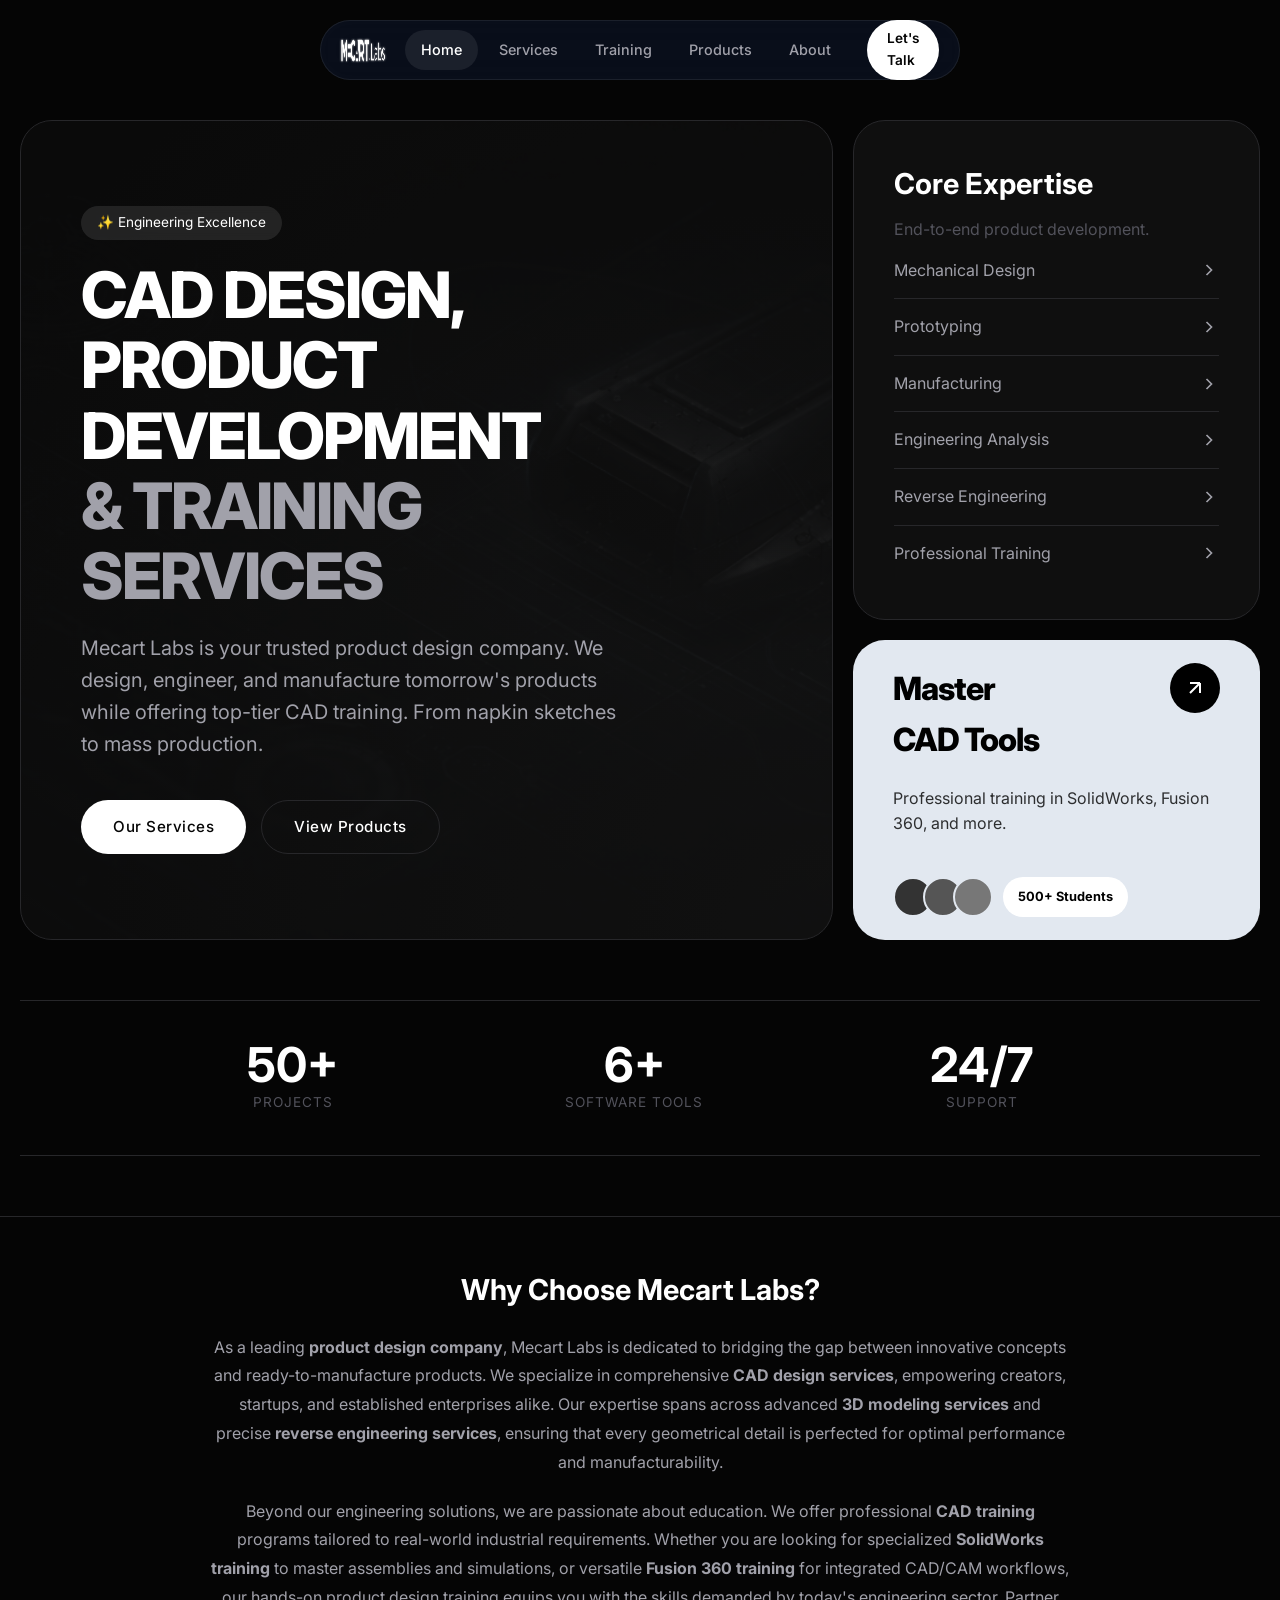
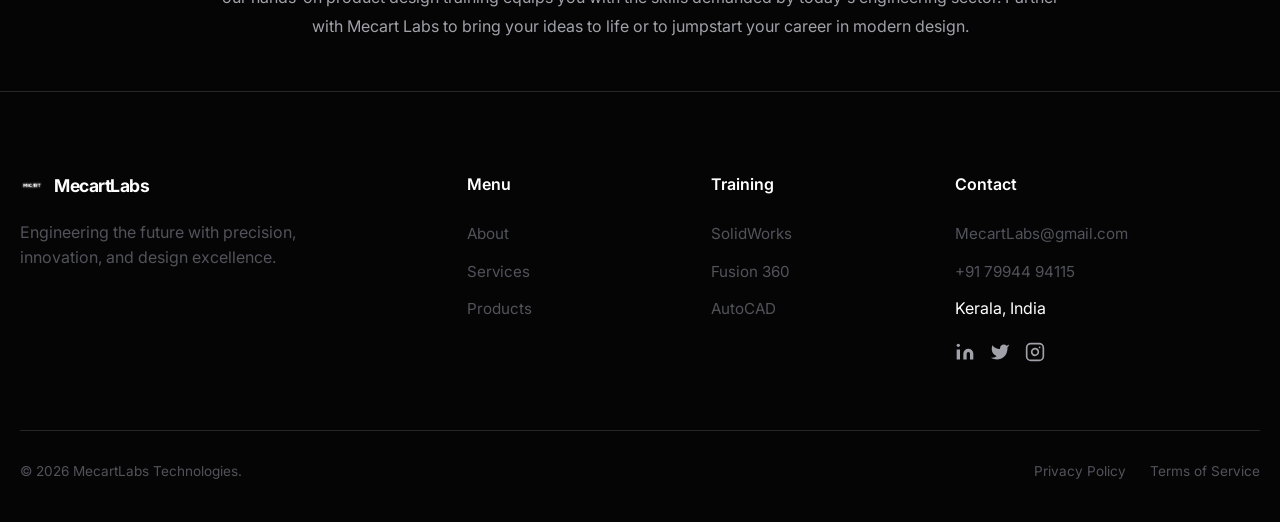
<file: index.html>
<!DOCTYPE html>
<html lang="en">

<head>
    <meta charset="UTF-8">
    <meta name="viewport" content="width=device-width, initial-scale=1.0">
    <meta name="description" content="Mecart Labs is a premier product design company offering 3D modeling services, reverse engineering services, and professional CAD training including SolidWorks and Fusion 360 training.">
    <title>Mecart Labs | CAD Design, Product Development & Training Services</title>
    <link rel="preconnect" href="https://fonts.googleapis.com">
    <link rel="preconnect" href="https://fonts.gstatic.com" crossorigin>
    <link href="https://fonts.googleapis.com/css2?family=Inter:wght@300;400;500;600;700;800&display=swap"
        rel="stylesheet">
    <link rel="stylesheet" href="css/style.css">

    <!-- Favicon -->
    <link rel="icon" type="image/png" href="images/favicon.png">
    
    <!-- Organization Schema -->
    <script type="application/ld+json">
    {
      "@context": "https://schema.org",
      "@type": "Organization",
      "name": "Mecart Labs",
      "url": "https://www.mecartlabs.in",
      "logo": "https://www.mecartlabs.in/images/organization_logo.png",
      "contactPoint": {
        "@type": "ContactPoint",
        "telephone": "+91-79944-94115",
        "contactType": "customer service"
      }
    }
    </script>
</head>

<body>

    <!-- Navbar -->
    <nav class="navbar">
        <div class="nav-container">
            <a href="index.html" class="logo">
                <img src="images/logo_final.png" alt="Mecart Labs - Product Design Company & CAD Training">
                <!-- <span>MecartLabs</span> --> <!-- Hiding text, assuming new logo is full wordmark -->
            </a>

            <div class="nav-links">
                <a href="index.html" class="active">Home</a>
                <a href="services.html">Services</a>
                <a href="training.html">Training</a>
                <a href="products.html">Products</a>
                <a href="about.html">About</a>
            </div>

            <div class="mobile-toggle">
                <svg xmlns="http://www.w3.org/2000/svg" width="24" height="24" viewBox="0 0 24 24" fill="none"
                    stroke="currentColor" stroke-width="2" stroke-linecap="round" stroke-linejoin="round">
                    <line x1="3" y1="12" x2="21" y2="12"></line>
                    <line x1="3" y1="6" x2="21" y2="6"></line>
                    <line x1="3" y1="18" x2="21" y2="18"></line>
                </svg>
            </div>
            <a href="contact.html" class="nav-cta">Let's Talk</a>

        </div>
    </nav>

    <!-- Hero Section -->
    <section class="hero-section">
        <div class="container">
            <div class="hero-bento">

                <!-- Main Card -->
                <div class="hero-main">
                    <div class="hero-content">
                        <div
                            style="display: inline-block; padding: 6px 16px; background: rgba(255,255,255,0.1); border-radius: 50px; font-size: 0.85rem; margin-bottom: 20px; backdrop-filter: blur(4px);">
                            ✨ Engineering Excellence
                        </div>
                        <h1 class="hero-title">CAD DESIGN, PRODUCT DEVELOPMENT<br><span style="color: var(--text-secondary);">& TRAINING SERVICES</span></h1>
                        <p class="hero-subtitle">Mecart Labs is your trusted product design company. We design, engineer, and manufacture tomorrow's products while offering top-tier CAD training. From napkin sketches to mass production.</p>

                        <div style="display: flex; gap: 15px; flex-wrap: wrap;">
                            <a href="services.html" class="btn btn-primary">Our Services</a>
                            <a href="products.html" class="btn btn-outline">View Products</a>
                        </div>
                    </div>
                </div>

                <!-- Secondary Top -->
                <div class="hero-secondary-top">
                    <div>
                        <h3>Core Expertise</h3>
                        <p style="color: var(--text-muted);">End-to-end product development.</p>
                    </div>
                    <ul class="service-list-hero">
                        <li>
                            <span>Mechanical Design</span>
                            <svg width="20" height="20" viewBox="0 0 24 24" fill="none" stroke="currentColor"
                                stroke-width="2">
                                <polyline points="9 18 15 12 9 6"></polyline>
                            </svg>
                        </li>
                        <li>
                            <span>Prototyping</span>
                            <svg width="20" height="20" viewBox="0 0 24 24" fill="none" stroke="currentColor"
                                stroke-width="2">
                                <polyline points="9 18 15 12 9 6"></polyline>
                            </svg>
                        </li>
                        <li>
                            <span>Manufacturing</span>
                            <svg width="20" height="20" viewBox="0 0 24 24" fill="none" stroke="currentColor"
                                stroke-width="2">
                                <polyline points="9 18 15 12 9 6"></polyline>
                        </li>
                        <li>
                            <span>Engineering Analysis</span>
                            <svg width="20" height="20" viewBox="0 0 24 24" fill="none" stroke="currentColor"
                                stroke-width="2">
                                <polyline points="9 18 15 12 9 6"></polyline>
                            </svg>
                        </li>
                        <li>
                            <span>Reverse Engineering</span>
                            <svg width="20" height="20" viewBox="0 0 24 24" fill="none" stroke="currentColor"
                                stroke-width="2">
                                <polyline points="9 18 15 12 9 6"></polyline>
                            </svg>
                        </li>
                        <li>
                            <span>Professional Training</span>
                            <svg width="20" height="20" viewBox="0 0 24 24" fill="none" stroke="currentColor"
                                stroke-width="2">
                                <polyline points="9 18 15 12 9 6"></polyline>
                            </svg>
                        </li>
                    </ul>
                </div>

                <!-- Secondary Bottom -->
                <div class="hero-secondary-bottom">
                    <div>
                        <div style="display: flex; justify-content: space-between; align-items: flex-start;">
                            <h3>Master<br>CAD Tools</h3>
                            <a href="training.html" class="arrow-btn">
                                <svg width="24" height="24" viewBox="0 0 24 24" fill="none" stroke="currentColor"
                                    stroke-width="2">
                                    <path d="M7 17L17 7M17 7H7M17 7V17"></path>
                                </svg>
                            </a>
                        </div>
                        <p style="margin-top: 10px;">Professional training in SolidWorks, Fusion 360, and more.</p>
                    </div>
                    <div style="display: flex; gap: -10px; margin-top: 20px;">
                        <!-- Avatars placeholder -->
                        <div
                            style="width: 40px; height: 40px; border-radius: 50%; background: #333; border: 2px solid #E2E8F0;">
                        </div>
                        <div
                            style="width: 40px; height: 40px; border-radius: 50%; background: #555; border: 2px solid #E2E8F0; margin-left: -10px;">
                        </div>
                        <div
                            style="width: 40px; height: 40px; border-radius: 50%; background: #777; border: 2px solid #E2E8F0; margin-left: -10px;">
                        </div>
                        <div
                            style="height: 40px; padding: 0 15px; border-radius: 20px; background: #fff; color: #000; font-weight: 700; display: flex; align-items: center; margin-left: 10px; font-size: 0.8rem;">
                            500+ Students
                        </div>
                    </div>
                </div>

            </div>

            <!-- Stats -->
            <div class="stats-strip">
                <div class="stat-block">
                    <h4>50+</h4>
                    <span>Projects</span>
                </div>
                <div class="stat-block">
                    <h4>6+</h4>
                    <span>Software Tools</span>
                </div>

                <div class="stat-block">
                    <h4>24/7</h4>
                    <span>Support</span>
                </div>
            </div>
        </div>
    </section>

    <!-- SEO Content Section -->
    <section class="section-padding" style="padding-top: 50px; padding-bottom: 50px; border-top: 1px solid var(--border-color);">
        <div class="container" style="max-width: 900px; text-align: center;">
            <h2 style="font-size: 1.8rem; margin-bottom: 20px;">Why Choose Mecart Labs?</h2>
            <p style="color: var(--text-secondary); line-height: 1.8; margin-bottom: 20px;">
                As a leading <strong>product design company</strong>, Mecart Labs is dedicated to bridging the gap between innovative concepts and ready-to-manufacture products. We specialize in comprehensive <strong>CAD design services</strong>, empowering creators, startups, and established enterprises alike. Our expertise spans across advanced <strong>3D modeling services</strong> and precise <strong>reverse engineering services</strong>, ensuring that every geometrical detail is perfected for optimal performance and manufacturability.
            </p>
            <p style="color: var(--text-secondary); line-height: 1.8;">
                Beyond our engineering solutions, we are passionate about education. We offer professional <strong>CAD training</strong> programs tailored to real-world industrial requirements. Whether you are looking for specialized <strong>SolidWorks training</strong> to master assemblies and simulations, or versatile <strong>Fusion 360 training</strong> for integrated CAD/CAM workflows, our hands-on product design training equips you with the skills demanded by today's engineering sector. Partner with Mecart Labs to bring your ideas to life or to jumpstart your career in modern design.
            </p>
        </div>
    </section>

    <!-- Footer -->
    <footer>
        <div class="container">
            <div class="footer-grid">
                <div class="footer-info">
                    <a href="index.html" class="logo">
                        <img src="images/logo.png" alt="Mecart Labs - 3D Modeling Services">
                        <span>MecartLabs</span>
                    </a>
                    <p>Engineering the future with precision, innovation, and design excellence.</p>
                </div>
                <div class="footer-col">
                    <h4>Menu</h4>
                    <ul>
                        <li><a href="about.html">About</a></li>
                        <li><a href="services.html">Services</a></li>
                        <li><a href="products.html">Products</a></li>
                    </ul>
                </div>
                <div class="footer-col">
                    <h4>Training</h4>
                    <ul>
                        <li><a href="training.html">SolidWorks</a></li>
                        <li><a href="training.html">Fusion 360</a></li>
                        <li><a href="training.html">AutoCAD</a></li>
                    </ul>
                </div>
                <div class="footer-col">
                    <h4>Contact</h4>
                    <ul>
                        <li><a href="mailto:MecartLabs@gmail.com">MecartLabs@gmail.com</a></li>
                        <li><a href="tel:+917994494115">+91 79944 94115</a></li>
                        <li> Kerala, India</li>
                    </ul>
                    <div style="margin-top: 20px; display: flex; gap: 15px;">
                        <a href="#" style="color: var(--text-secondary);"><svg width="20" height="20"
                                viewBox="0 0 24 24" fill="currentColor">
                                <path
                                    d="M16 8a6 6 0 0 1 6 6v7h-4v-7a2 2 0 0 0-2-2 2 2 0 0 0-2 2v7h-4v-7a6 6 0 0 1 6-6z">
                                </path>
                                <rect x="2" y="9" width="4" height="12"></rect>
                                <circle cx="4" cy="4" r="2"></circle>
                            </svg></a>
                        <a href="#" style="color: var(--text-secondary);"><svg width="20" height="20"
                                viewBox="0 0 24 24" fill="currentColor">
                                <path
                                    d="M23 3a10.9 10.9 0 0 1-3.14 1.53 4.48 4.48 0 0 0-7.86 3v1A10.66 10.66 0 0 1 3 4s-4 9 5 13a11.64 11.64 0 0 1-7 2c9 5 20 0 20-11.5a4.5 4.5 0 0 0-.08-.83A7.72 7.72 0 0 0 23 3z">
                                </path>
                            </svg></a>
                        <a href="https://www.instagram.com/mecartlabs?igsh=YXBhaHN6cTMzMmp0&utm_source=qr"
                            target="_blank" style="color: var(--text-secondary);"><svg width="20" height="20"
                                viewBox="0 0 24 24" fill="none" stroke="currentColor" stroke-width="2"
                                stroke-linecap="round" stroke-linejoin="round">
                                <rect x="2" y="2" width="20" height="20" rx="5" ry="5"></rect>
                                <path d="M16 11.37A4 4 0 1 1 12.63 8 4 4 0 0 1 16 11.37z"></path>
                                <line x1="17.5" y1="6.5" x2="17.51" y2="6.5"></line>
                            </svg></a>
                    </div>
                </div>
            </div>
            <div class="footer-bottom">
                <p>&copy; 2026 MecartLabs Technologies.</p>
                <div class="footer-links">
                    <a href="#" style="margin-left: 20px;">Privacy Policy</a>
                    <a href="#" style="margin-left: 20px;">Terms of Service</a>
                </div>
            </div>
        </div>
    </footer>

    <script src="js/main.js"></script>
</body>

</html>
</file>
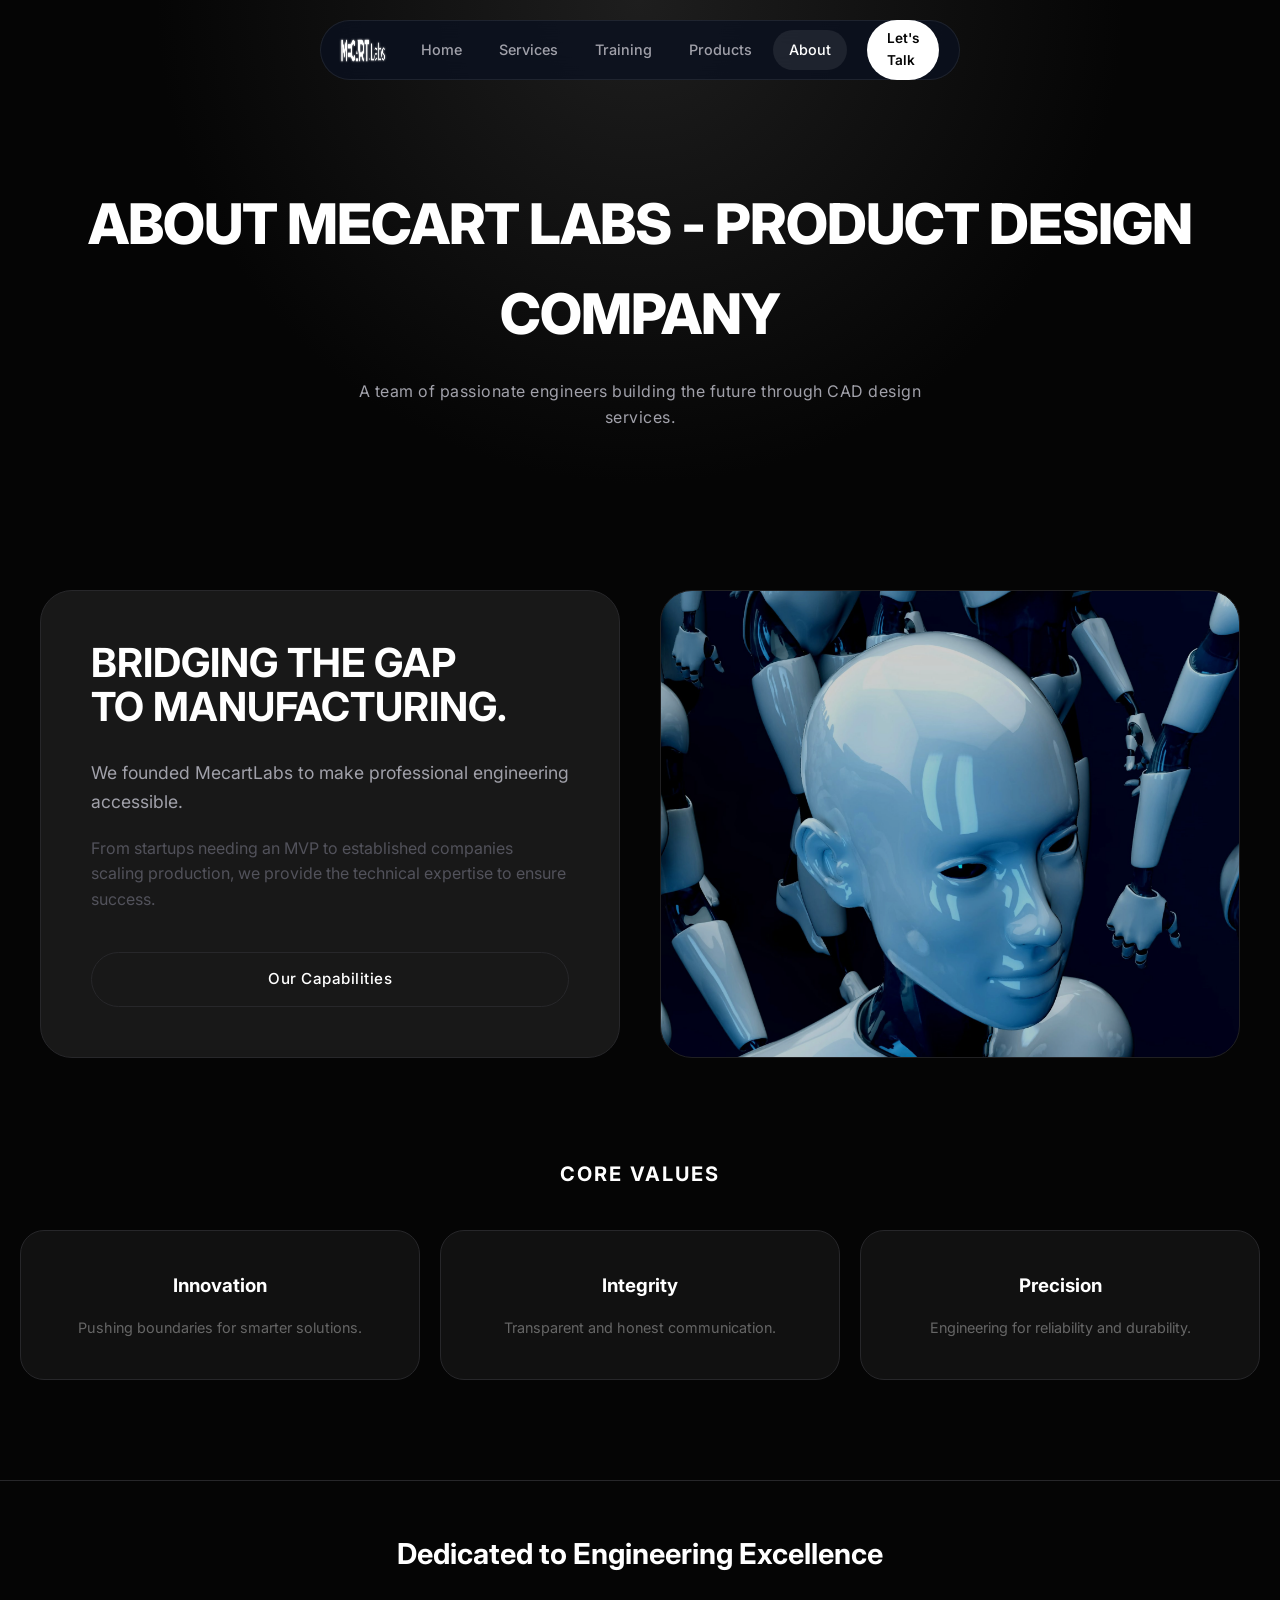
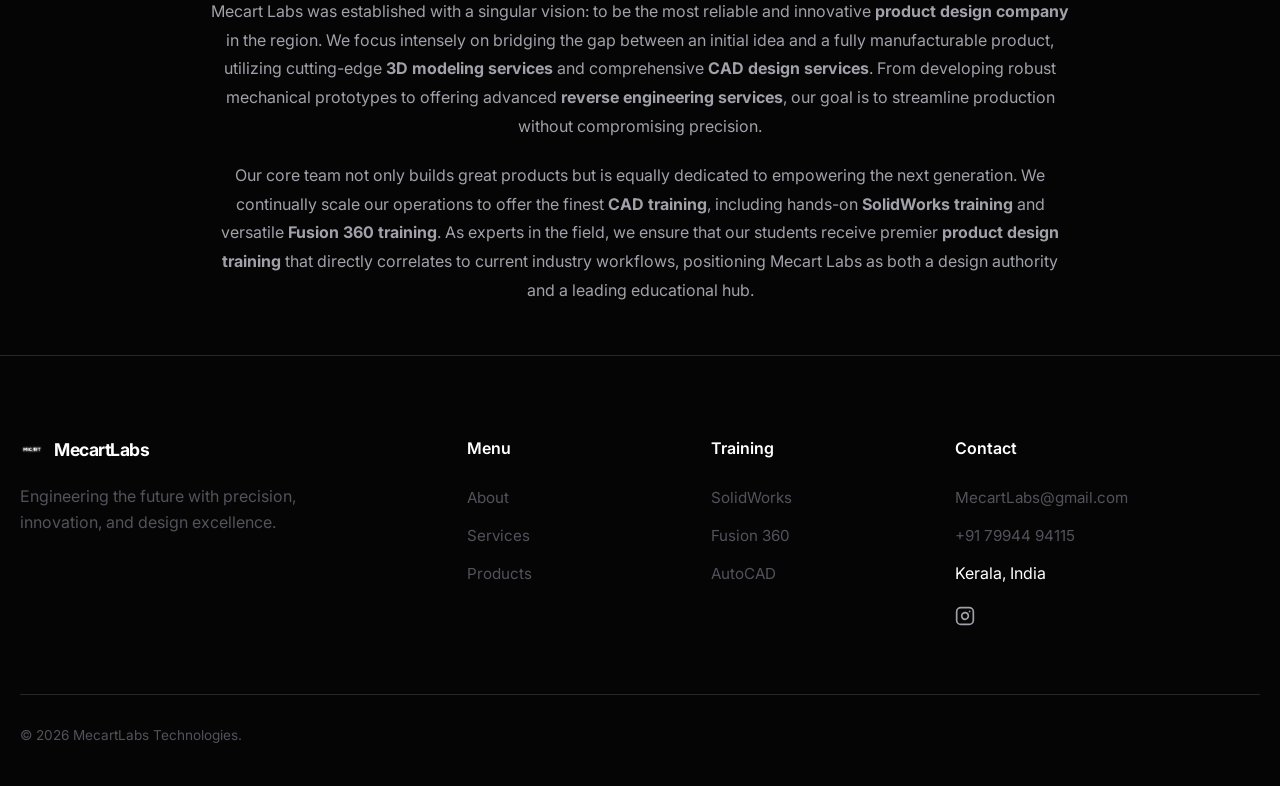
<file: about.html>
<!DOCTYPE html>
<html lang="en">

<head>
    <meta charset="UTF-8">
    <meta name="viewport" content="width=device-width, initial-scale=1.0">
    <meta name="description" content="Learn about Mecart Labs, a leading product design company specializing in 3D modeling services, reverse engineering, and professional CAD training.">
    <title>About Mecart Labs | Top Product Design Company & CAD Experts</title>
    <link rel="preconnect" href="https://fonts.googleapis.com">
    <link rel="preconnect" href="https://fonts.gstatic.com" crossorigin>
    <link href="https://fonts.googleapis.com/css2?family=Inter:wght@300;400;500;600;700;800&display=swap"
        rel="stylesheet">
    <link rel="stylesheet" href="css/style.css">
    <!-- Favicon -->
    <link rel="icon" type="image/png" href="images/favicon.png">
    
    <!-- Organization Schema -->
    <script type="application/ld+json">
    {
      "@context": "https://schema.org",
      "@type": "Organization",
      "name": "Mecart Labs",
      "url": "https://www.mecartlabs.in",
      "logo": "https://www.mecartlabs.in/images/organization_logo.png",
      "contactPoint": {
        "@type": "ContactPoint",
        "telephone": "+91-79944-94115",
        "contactType": "customer service"
      }
    }
    </script>
</head>

<body>

    <!-- Navbar -->
    <nav class="navbar">
        <div class="nav-container">
            <a href="index.html" class="logo">
                <img src="images/logo_final.png" alt="About Mecart Labs">
                <!-- <span>MecartLabs</span> -->
            </a>
            <div class="nav-links">
                <a href="index.html">Home</a>
                <a href="services.html">Services</a>
                <a href="training.html">Training</a>
                <a href="products.html">Products</a>
                <a href="about.html" class="active">About</a>
            </div>
            <div class="mobile-toggle">
                <svg xmlns="http://www.w3.org/2000/svg" width="24" height="24" viewBox="0 0 24 24" fill="none"
                    stroke="currentColor" stroke-width="2" stroke-linecap="round" stroke-linejoin="round">
                    <line x1="3" y1="12" x2="21" y2="12"></line>
                    <line x1="3" y1="6" x2="21" y2="6"></line>
                    <line x1="3" y1="18" x2="21" y2="18"></line>
                </svg>
            </div>
            <a href="contact.html" class="nav-cta">Let's Talk</a>
        </div>
    </nav>

    <!-- Header -->
    <header class="page-hero">
        <div class="container">
            <h1>ABOUT MECART LABS - PRODUCT DESIGN COMPANY</h1>
            <p style="color: var(--text-secondary); max-width: 600px; margin: 0 auto; letter-spacing: 0.5px;">A team of
                passionate engineers building the future through CAD design services.</p>
        </div>
    </header>

    <!-- Main Content -->
    <section class="section-padding">
        <div class="container">
            <div class="container">
                <div class="about-grid">
                    <div class="about-card">
                        <h2>BRIDGING THE GAP<br>TO MANUFACTURING.</h2>
                        <p class="about-lead">We founded MecartLabs to make professional engineering accessible.</p>
                        <p class="about-text">From startups needing an MVP to established companies scaling production,
                            we
                            provide the technical expertise to ensure success.</p>
                        <a href="services.html" class="btn btn-outline">Our Capabilities</a>
                    </div>
                    <div class="about-image-card"></div>
                </div>
            </div>
        </div>
    </section>

    <!-- Values -->
    <section style="padding-bottom: 100px;">
        <div class="container">
            <h2 style="text-align: center; margin-bottom: 40px; font-size: 1.25rem; letter-spacing: 2px;">CORE VALUES
            </h2>
            <div style="display: grid; grid-template-columns: repeat(3, 1fr); gap: 20px;">
                <div
                    style="background: #111; padding: 40px; border-radius: var(--border-radius-md); text-align: center; border: 1px solid var(--border-color);">
                    <h3 style="color: #fff; margin-bottom: 15px;">Innovation</h3>
                    <p style="color: #666; font-size: 0.9rem;">Pushing boundaries for smarter solutions.</p>
                </div>
                <div
                    style="background: #111; padding: 40px; border-radius: var(--border-radius-md); text-align: center; border: 1px solid var(--border-color);">
                    <h3 style="color: #fff; margin-bottom: 15px;">Integrity</h3>
                    <p style="color: #666; font-size: 0.9rem;">Transparent and honest communication.</p>
                </div>
                <div
                    style="background: #111; padding: 40px; border-radius: var(--border-radius-md); text-align: center; border: 1px solid var(--border-color);">
                    <h3 style="color: #fff; margin-bottom: 15px;">Precision</h3>
                    <p style="color: #666; font-size: 0.9rem;">Engineering for reliability and durability.</p>
                </div>
            </div>
        </div>
    </section>

    <!-- SEO Content Section -->
    <section class="section-padding" style="padding-top: 50px; padding-bottom: 50px; border-top: 1px solid var(--border-color);">
        <div class="container" style="max-width: 900px; text-align: center;">
            <h2 style="font-size: 1.8rem; margin-bottom: 20px;">Dedicated to Engineering Excellence</h2>
            <p style="color: var(--text-secondary); line-height: 1.8; margin-bottom: 20px;">
                Mecart Labs was established with a singular vision: to be the most reliable and innovative <strong>product design company</strong> in the region. We focus intensely on bridging the gap between an initial idea and a fully manufacturable product, utilizing cutting-edge <strong>3D modeling services</strong> and comprehensive <strong>CAD design services</strong>. From developing robust mechanical prototypes to offering advanced <strong>reverse engineering services</strong>, our goal is to streamline production without compromising precision.
            </p>
            <p style="color: var(--text-secondary); line-height: 1.8;">
                Our core team not only builds great products but is equally dedicated to empowering the next generation. We continually scale our operations to offer the finest <strong>CAD training</strong>, including hands-on <strong>SolidWorks training</strong> and versatile <strong>Fusion 360 training</strong>. As experts in the field, we ensure that our students receive premier <strong>product design training</strong> that directly correlates to current industry workflows, positioning Mecart Labs as both a design authority and a leading educational hub.
            </p>
        </div>
    </section>

    <!-- Footer -->
    <footer>
        <div class="container">
            <div class="footer-grid">
                <div class="footer-info">
                    <a href="index.html" class="logo">
                        <img src="images/logo.png" alt="Mecart Labs product design company">
                        <span>MecartLabs</span>
                    </a>
                    <p>Engineering the future with precision, innovation, and design excellence.</p>
                </div>
                <div class="footer-col">
                    <h4>Menu</h4>
                    <ul>
                        <li><a href="about.html">About</a></li>
                        <li><a href="services.html">Services</a></li>
                        <li><a href="products.html">Products</a></li>
                    </ul>
                </div>
                <div class="footer-col">
                    <h4>Training</h4>
                    <ul>
                        <li><a href="training.html">SolidWorks</a></li>
                        <li><a href="training.html">Fusion 360</a></li>
                        <li><a href="training.html">AutoCAD</a></li>
                    </ul>
                </div>
                <div class="footer-col">
                    <h4>Contact</h4>
                    <ul>
                        <li><a href="mailto:MecartLabs@gmail.com">MecartLabs@gmail.com</a></li>
                        <li><a href="tel:+917994494115">+91 79944 94115</a></li>
                        <li> Kerala, India</li>
                    </ul>
                    <div style="margin-top: 20px; display: flex; gap: 15px;">
                        <a href="https://www.instagram.com/mecartlabs?igsh=YXBhaHN6cTMzMmp0&utm_source=qr"
                            target="_blank" style="color: var(--text-secondary);"><svg width="20" height="20"
                                viewBox="0 0 24 24" fill="none" stroke="currentColor" stroke-width="2"
                                stroke-linecap="round" stroke-linejoin="round">
                                <rect x="2" y="2" width="20" height="20" rx="5" ry="5"></rect>
                                <path d="M16 11.37A4 4 0 1 1 12.63 8 4 4 0 0 1 16 11.37z"></path>
                                <line x1="17.5" y1="6.5" x2="17.51" y2="6.5"></line>
                            </svg></a>
                    </div>
                </div>
            </div>
            <div class="footer-bottom">
                <p>&copy; 2026 MecartLabs Technologies.</p>
            </div>
        </div>
    </footer>

    <script src="js/main.js"></script>
</body>

</html>
</file>
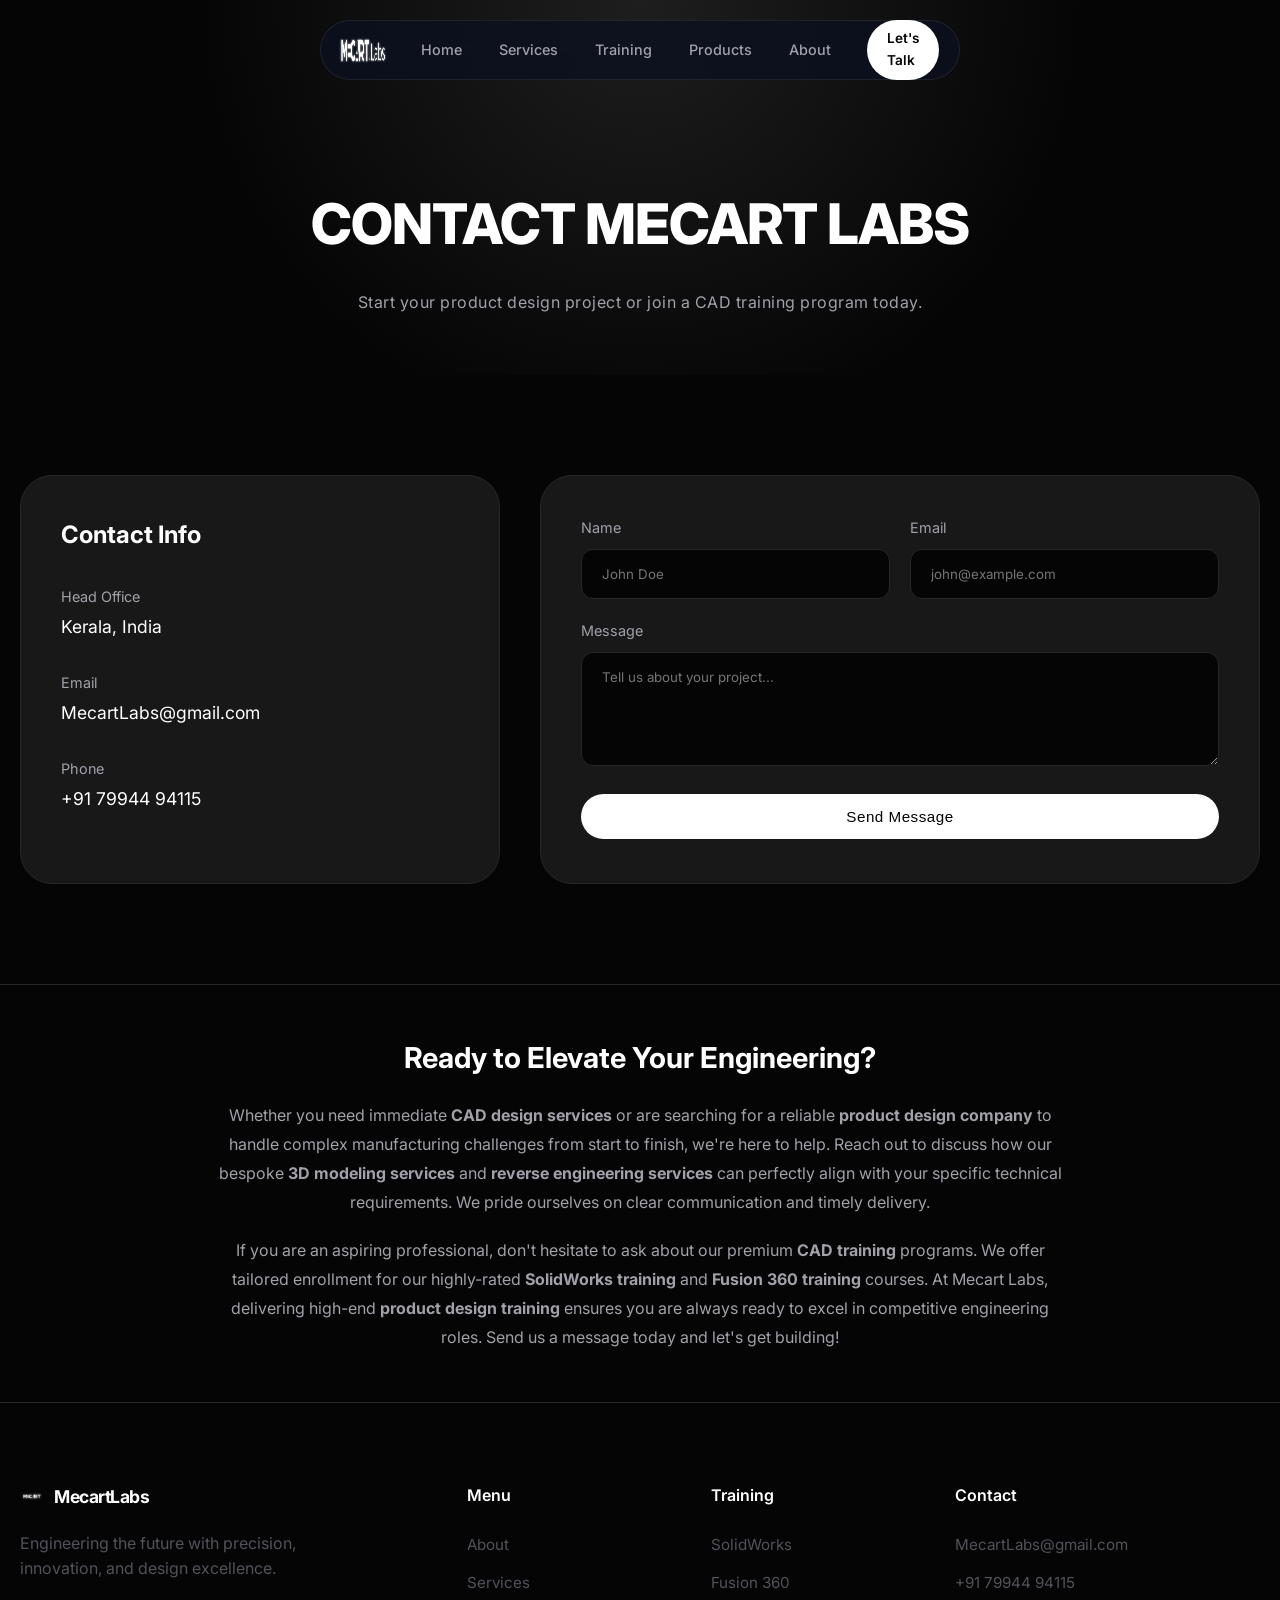
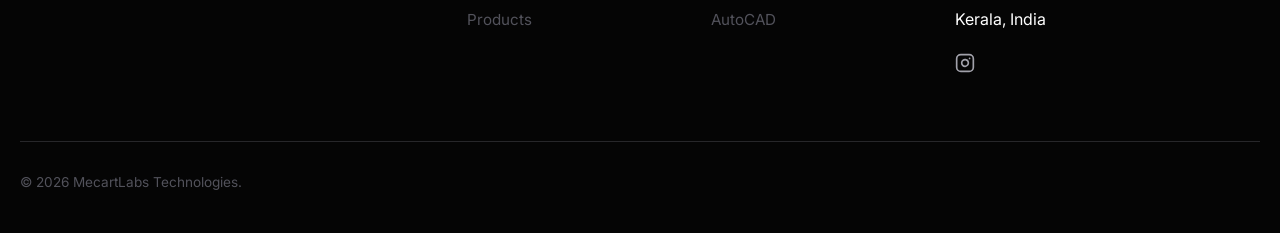
<file: contact.html>
<!DOCTYPE html>
<html lang="en">

<head>
    <meta charset="UTF-8">
    <meta name="viewport" content="width=device-width, initial-scale=1.0">
    <meta name="description" content="Get in touch with Mecart Labs for CAD design services, reverse engineering services, or to enroll in our exclusive SolidWorks and Fusion 360 training programs.">
    <title>Contact Mecart Labs | CAD Design Services & Training</title>
    <link rel="preconnect" href="https://fonts.googleapis.com">
    <link rel="preconnect" href="https://fonts.gstatic.com" crossorigin>
    <link href="https://fonts.googleapis.com/css2?family=Inter:wght@300;400;500;600;700;800&display=swap"
        rel="stylesheet">
    <link rel="stylesheet" href="css/style.css">
    <style>
        .contact-layout {
            display: grid;
            grid-template-columns: 1fr 1.5fr;
            gap: 40px;
        }

        .contact-card {
            background: var(--bg-tertiary);
            border: 1px solid var(--border-color);
            border-radius: var(--border-radius-lg);
            padding: 40px;
        }

        .form-control {
            width: 100%;
            padding: 16px 20px;
            background: #050505;
            border: 1px solid var(--border-color);
            border-radius: 12px;
            color: #fff;
            margin-bottom: 20px;
            font-family: var(--font-main);
            outline: none;
            transition: border-color 0.3s;
        }

        .form-control:focus {
            border-color: #fff;
        }

        label {
            display: block;
            margin-bottom: 10px;
            font-size: 0.9rem;
            color: var(--text-secondary);
        }
    </style>
    <!-- Favicon -->
    <link rel="icon" type="image/png" href="images/favicon.png">
    
    <!-- Organization Schema -->
    <script type="application/ld+json">
    {
      "@context": "https://schema.org",
      "@type": "Organization",
      "name": "Mecart Labs",
      "url": "https://www.mecartlabs.in",
      "logo": "https://www.mecartlabs.in/images/organization_logo.png",
      "contactPoint": {
        "@type": "ContactPoint",
        "telephone": "+91-79944-94115",
        "contactType": "customer service"
      }
    }
    </script>
</head>

<body>

    <!-- Navbar -->
    <nav class="navbar">
        <div class="nav-container">
            <a href="index.html" class="logo">
                <img src="images/logo_final.png" alt="Mecart Labs Fusion 360 training">
                <!-- <span>MecartLabs</span> -->
            </a>
            <div class="nav-links">
                <a href="index.html">Home</a>
                <a href="services.html">Services</a>
                <a href="training.html">Training</a>
                <a href="products.html">Products</a>
                <a href="about.html">About</a>
            </div>
            <div class="mobile-toggle">
                <svg xmlns="http://www.w3.org/2000/svg" width="24" height="24" viewBox="0 0 24 24" fill="none"
                    stroke="currentColor" stroke-width="2" stroke-linecap="round" stroke-linejoin="round">
                    <line x1="3" y1="12" x2="21" y2="12"></line>
                    <line x1="3" y1="6" x2="21" y2="6"></line>
                    <line x1="3" y1="18" x2="21" y2="18"></line>
                </svg>
            </div>
            <a href="contact.html" class="nav-cta">Let's Talk</a>
        </div>
    </nav>

    <!-- Header -->
    <header class="page-hero">
        <div class="container">
            <h1>CONTACT MECART LABS</h1>
            <p style="color: var(--text-secondary); max-width: 600px; margin: 0 auto; letter-spacing: 0.5px;">Start your product design project or join a CAD training program today.</p>
        </div>
    </header>

    <!-- Contact Content -->
    <section class="section-padding">
        <div class="container">
            <div class="contact-layout">

                <!-- Info -->
                <div class="contact-card">
                    <h3 style="margin-bottom: 30px; font-size: 1.5rem;">Contact Info</h3>

                    <div style="margin-bottom: 30px;">
                        <div style="color: var(--text-secondary); font-size: 0.9rem; margin-bottom: 5px;">Head Office
                        </div>
                        <div style="font-size: 1.1rem;">Kerala, India</div>
                    </div>

                    <div style="margin-bottom: 30px;">
                        <div style="color: var(--text-secondary); font-size: 0.9rem; margin-bottom: 5px;">Email</div>
                        <div style="font-size: 1.1rem;">MecartLabs@gmail.com</div>
                    </div>

                    <div style="margin-bottom: 30px;">
                        <div style="color: var(--text-secondary); font-size: 0.9rem; margin-bottom: 5px;">Phone</div>
                        <div style="font-size: 1.1rem;">+91 79944 94115</div>
                    </div>
                </div>

                <!-- Form -->
                <div class="contact-card">
                    <form
                        action="https://docs.google.com/forms/u/0/d/e/1FAIpQLSc8DYFX0XdM4XnNutngrO3Q5k01NgSyIpPyDNEyeVVqTuivUQ/formResponse"
                        method="POST" target="hidden_iframe" onsubmit="window.showSuccessModal();">
                        <div style="display: grid; grid-template-columns: 1fr 1fr; gap: 20px;">
                            <div>
                                <label>Name</label>
                                <input type="text" name="entry.47896592" class="form-control" placeholder="John Doe"
                                    required>
                            </div>
                            <div>
                                <label>Email</label>
                                <input type="email" name="entry.1114873360" class="form-control"
                                    placeholder="john@example.com" required>
                            </div>
                        </div>

                        <div>
                            <label>Message</label>
                            <textarea name="entry.2026279986" class="form-control" rows="5"
                                placeholder="Tell us about your project..." required></textarea>
                        </div>

                        <button type="submit" class="btn btn-primary" style="width: 100%;">Send Message</button>
                    </form>
                </div>
            </div>
        </div>
    </section>

    <!-- Hidden Iframe for Form Submission -->
    <iframe name="hidden_iframe" id="hidden_iframe" style="display:none;"></iframe>

    <!-- Success Modal -->
    <div id="success-modal"
        style="display: none; position: fixed; top: 0; left: 0; width: 100%; height: 100%; background: rgba(0,0,0,0.8); backdrop-filter: blur(5px); z-index: 2000; align-items: center; justify-content: center;">
        <div class="bento-card"
            style="max-width: 400px; text-align: center; border-color: var(--text-primary); box-shadow: 0 0 30px rgba(255,255,255,0.1);">
            <img src="images/logo_final.png" alt="MecartLabs"
                style="height: 25px; margin-bottom: 20px; filter: drop-shadow(0 0 10px rgba(255,255,255,0.3)); display: block; margin-left: auto; margin-right: auto;">
            <h3 style="margin-bottom: 10px; font-size: 1.5rem; color: var(--text-primary);">Message Sent!</h3>
            <p style="color: var(--text-secondary); margin-bottom: 30px;">Thank you for reaching out. We'll get back to
                you shortly.</p>
            <button class="btn btn-primary" onclick="closeModal()">Close</button>
        </div>
    </div>

    <!-- SEO Content Section -->
    <section class="section-padding" style="padding-top: 50px; padding-bottom: 50px; border-top: 1px solid var(--border-color);">
        <div class="container" style="max-width: 900px; text-align: center;">
            <h2 style="font-size: 1.8rem; margin-bottom: 20px;">Ready to Elevate Your Engineering?</h2>
            <p style="color: var(--text-secondary); line-height: 1.8; margin-bottom: 20px;">
                Whether you need immediate <strong>CAD design services</strong> or are searching for a reliable <strong>product design company</strong> to handle complex manufacturing challenges from start to finish, we're here to help. Reach out to discuss how our bespoke <strong>3D modeling services</strong> and <strong>reverse engineering services</strong> can perfectly align with your specific technical requirements. We pride ourselves on clear communication and timely delivery.
            </p>
            <p style="color: var(--text-secondary); line-height: 1.8;">
                If you are an aspiring professional, don't hesitate to ask about our premium <strong>CAD training</strong> programs. We offer tailored enrollment for our highly-rated <strong>SolidWorks training</strong> and <strong>Fusion 360 training</strong> courses. At Mecart Labs, delivering high-end <strong>product design training</strong> ensures you are always ready to excel in competitive engineering roles. Send us a message today and let's get building!
            </p>
        </div>
    </section>

    <!-- Footer -->
    <footer>
        <div class="container">
            <div class="footer-grid">
                <div class="footer-info">
                    <a href="index.html" class="logo">
                        <img src="images/logo.png" alt="Mecart Labs product design training">
                        <span>MecartLabs</span>
                    </a>
                    <p>Engineering the future with precision, innovation, and design excellence.</p>
                </div>
                <div class="footer-col">
                    <h4>Menu</h4>
                    <ul>
                        <li><a href="about.html">About</a></li>
                        <li><a href="services.html">Services</a></li>
                        <li><a href="products.html">Products</a></li>
                    </ul>
                </div>
                <div class="footer-col">
                    <h4>Training</h4>
                    <ul>
                        <li><a href="training.html">SolidWorks</a></li>
                        <li><a href="training.html">Fusion 360</a></li>
                        <li><a href="training.html">AutoCAD</a></li>
                    </ul>
                </div>
                <div class="footer-col">
                    <h4>Contact</h4>
                    <ul>
                        <li><a href="mailto:MecartLabs@gmail.com">MecartLabs@gmail.com</a></li>
                        <li><a href="tel:+917994494115">+91 79944 94115</a></li>
                        <li> Kerala, India</li>
                    </ul>
                    <div style="margin-top: 20px; display: flex; gap: 15px;">
                        <a href="https://www.instagram.com/mecartlabs?igsh=YXBhaHN6cTMzMmp0&utm_source=qr"
                            target="_blank" style="color: var(--text-secondary);"><svg width="20" height="20"
                                viewBox="0 0 24 24" fill="none" stroke="currentColor" stroke-width="2"
                                stroke-linecap="round" stroke-linejoin="round">
                                <rect x="2" y="2" width="20" height="20" rx="5" ry="5"></rect>
                                <path d="M16 11.37A4 4 0 1 1 12.63 8 4 4 0 0 1 16 11.37z"></path>
                                <line x1="17.5" y1="6.5" x2="17.51" y2="6.5"></line>
                            </svg></a>
                    </div>
                </div>
            </div>
            <div class="footer-bottom">
                <p>&copy; 2026 MecartLabs Technologies.</p>
            </div>
        </div>
    </footer>

    <script src="js/main.js"></script>
</body>

</html>
</file>
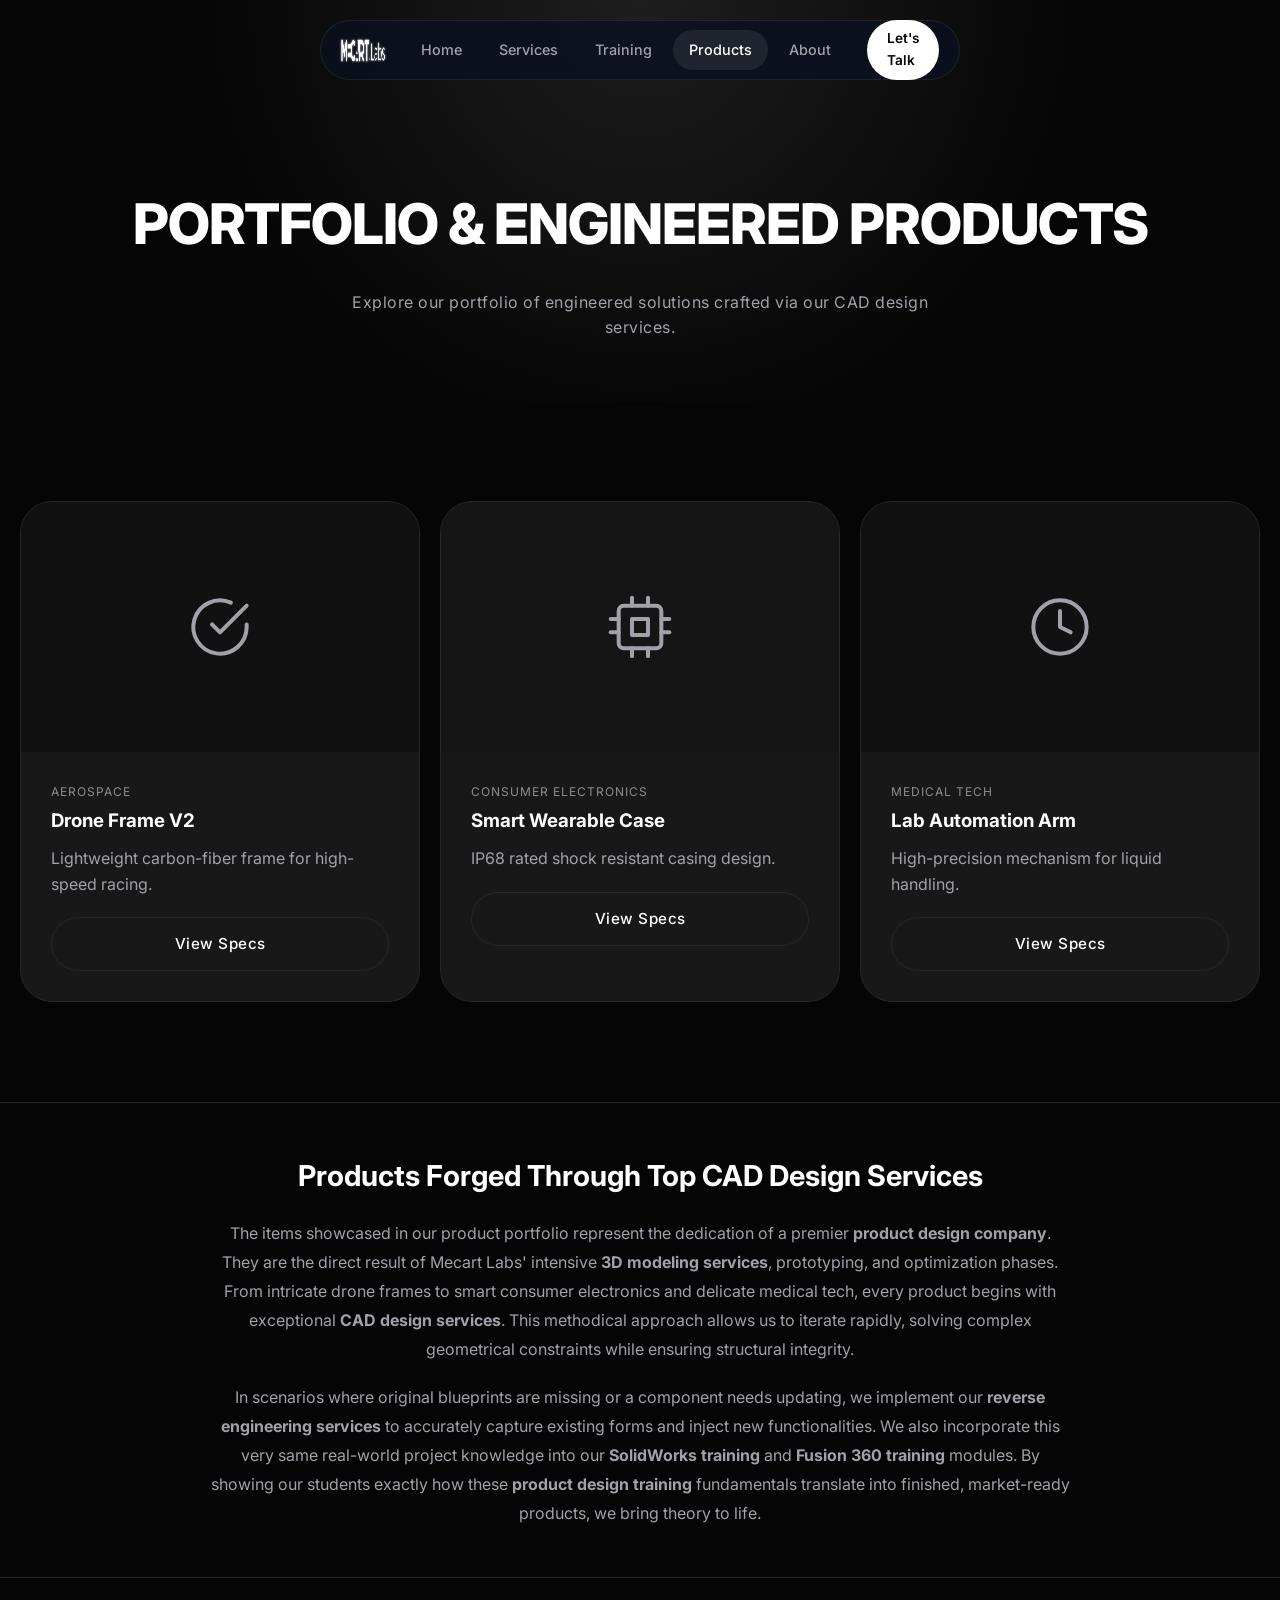
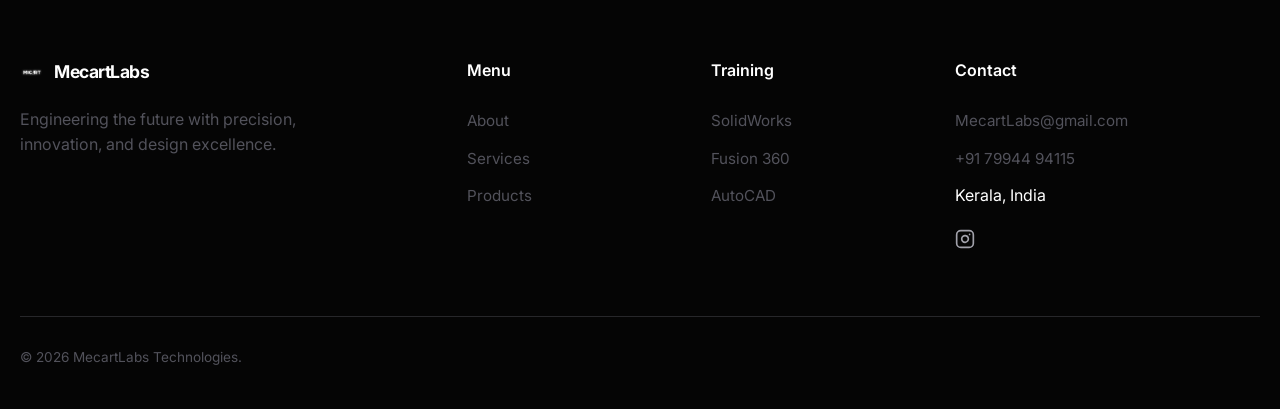
<file: products.html>
<!DOCTYPE html>
<html lang="en">

<head>
    <meta charset="UTF-8">
    <meta name="viewport" content="width=device-width, initial-scale=1.0">
    <meta name="description" content="View products developed by Mecart Labs through our CAD design services, 3D modeling services, and reverse engineering services.">
    <title>Our Work & Products | 3D Modeling Services | Mecart Labs</title>
    <link rel="preconnect" href="https://fonts.googleapis.com">
    <link rel="preconnect" href="https://fonts.gstatic.com" crossorigin>
    <link href="https://fonts.googleapis.com/css2?family=Inter:wght@300;400;500;600;700;800&display=swap"
        rel="stylesheet">
    <link rel="stylesheet" href="css/style.css">
    <style>
        .product-bento {
            display: grid;
            grid-template-columns: repeat(auto-fit, minmax(350px, 1fr));
            gap: 20px;
        }

        .bento-card-product {
            background: var(--bg-tertiary);
            border: 1px solid var(--border-color);
            border-radius: var(--border-radius-lg);
            overflow: hidden;
            transition: all 0.3s ease;
        }

        .bento-card-product:hover {
            border-color: var(--text-primary);
            transform: translateY(-5px);
        }

        .product-img-box {
            height: 250px;
            background: #111;
            display: flex;
            align-items: center;
            justify-content: center;
            color: var(--text-secondary);
        }

        .product-content-box {
            padding: 30px;
        }
    </style>
    <!-- Favicon -->
    <link rel="icon" type="image/png" href="images/favicon.png">
    
    <!-- Organization Schema -->
    <script type="application/ld+json">
    {
      "@context": "https://schema.org",
      "@type": "Organization",
      "name": "Mecart Labs",
      "url": "https://www.mecartlabs.in",
      "logo": "https://www.mecartlabs.in/images/organization_logo.png",
      "contactPoint": {
        "@type": "ContactPoint",
        "telephone": "+91-79944-94115",
        "contactType": "customer service"
      }
    }
    </script>
</head>

<body>

    <!-- Navbar -->
    <nav class="navbar">
        <div class="nav-container">
            <a href="index.html" class="logo">
                <img src="images/logo_final.png" alt="Mecart Labs 3D modeling services">
                <!-- <span>MecartLabs</span> -->
            </a>
            <div class="nav-links">
                <a href="index.html">Home</a>
                <a href="services.html">Services</a>
                <a href="training.html">Training</a>
                <a href="products.html" class="active">Products</a>
                <a href="about.html">About</a>
            </div>
            <div class="mobile-toggle">
                <svg xmlns="http://www.w3.org/2000/svg" width="24" height="24" viewBox="0 0 24 24" fill="none"
                    stroke="currentColor" stroke-width="2" stroke-linecap="round" stroke-linejoin="round">
                    <line x1="3" y1="12" x2="21" y2="12"></line>
                    <line x1="3" y1="6" x2="21" y2="6"></line>
                    <line x1="3" y1="18" x2="21" y2="18"></line>
                </svg>
            </div>
            <a href="contact.html" class="nav-cta">Let's Talk</a>
        </div>
    </nav>

    <!-- Header -->
    <header class="page-hero">
        <div class="container">
            <h1>PORTFOLIO & ENGINEERED PRODUCTS</h1>
            <p style="color: var(--text-secondary); max-width: 600px; margin: 0 auto; letter-spacing: 0.5px;">Explore
                our portfolio of engineered solutions crafted via our CAD design services.</p>
        </div>
    </header>

    <!-- Products Grid -->
    <section class="section-padding">
        <div class="container">
            <div class="product-bento">

                <!-- Product 1 -->
                <div class="bento-card-product">
                    <div class="product-img-box">
                        <svg xmlns="http://www.w3.org/2000/svg" width="64" height="64" viewBox="0 0 24 24" fill="none"
                            stroke="currentColor" stroke-width="1.5" stroke-linecap="round" stroke-linejoin="round">
                            <path d="M22 11.08V12a10 10 0 1 1-5.93-9.14"></path>
                            <polyline points="22 4 12 14.01 9 11.01"></polyline>
                        </svg>
                    </div>
                    <div class="product-content-box">
                        <div
                            style="font-size: 0.75rem; letter-spacing: 1px; text-transform: uppercase; color: #fff; opacity: 0.5; margin-bottom: 5px;">
                            Aerospace</div>
                        <h3 style="margin-bottom: 10px;">Drone Frame V2</h3>
                        <p style="color: var(--text-secondary); margin-bottom: 20px;">Lightweight carbon-fiber frame for
                            high-speed racing.</p>
                        <a href="contact.html" class="btn btn-outline" style="width: 100%;">View Specs</a>
                    </div>
                </div>

                <!-- Product 2 -->
                <div class="bento-card-product">
                    <div class="product-img-box" style="background: #151515;">
                        <svg xmlns="http://www.w3.org/2000/svg" width="64" height="64" viewBox="0 0 24 24" fill="none"
                            stroke="currentColor" stroke-width="1.5" stroke-linecap="round" stroke-linejoin="round">
                            <rect x="4" y="4" width="16" height="16" rx="2" ry="2"></rect>
                            <rect x="9" y="9" width="6" height="6"></rect>
                            <line x1="9" y1="1" x2="9" y2="4"></line>
                            <line x1="15" y1="1" x2="15" y2="4"></line>
                            <line x1="9" y1="20" x2="9" y2="23"></line>
                            <line x1="15" y1="20" x2="15" y2="23"></line>
                            <line x1="20" y1="9" x2="23" y2="9"></line>
                            <line x1="20" y1="14" x2="23" y2="14"></line>
                            <line x1="1" y1="9" x2="4" y2="9"></line>
                            <line x1="1" y1="14" x2="4" y2="14"></line>
                        </svg>
                    </div>
                    <div class="product-content-box">
                        <div
                            style="font-size: 0.75rem; letter-spacing: 1px; text-transform: uppercase; color: #fff; opacity: 0.5; margin-bottom: 5px;">
                            Consumer Electronics</div>
                        <h3 style="margin-bottom: 10px;">Smart Wearable Case</h3>
                        <p style="color: var(--text-secondary); margin-bottom: 20px;">IP68 rated shock resistant casing
                            design.</p>
                        <a href="contact.html" class="btn btn-outline" style="width: 100%;">View Specs</a>
                    </div>
                </div>

                <!-- Product 3 -->
                <div class="bento-card-product">
                    <div class="product-img-box">
                        <svg xmlns="http://www.w3.org/2000/svg" width="64" height="64" viewBox="0 0 24 24" fill="none"
                            stroke="currentColor" stroke-width="1.5" stroke-linecap="round" stroke-linejoin="round">
                            <circle cx="12" cy="12" r="10"></circle>
                            <polyline points="12 6 12 12 16 14"></polyline>
                        </svg>
                    </div>
                    <div class="product-content-box">
                        <div
                            style="font-size: 0.75rem; letter-spacing: 1px; text-transform: uppercase; color: #fff; opacity: 0.5; margin-bottom: 5px;">
                            Medical Tech</div>
                        <h3 style="margin-bottom: 10px;">Lab Automation Arm</h3>
                        <p style="color: var(--text-secondary); margin-bottom: 20px;">High-precision mechanism for
                            liquid handling.</p>
                        <a href="contact.html" class="btn btn-outline" style="width: 100%;">View Specs</a>
                    </div>
                </div>

            </div>
        </div>
    </section>

    <!-- SEO Content Section -->
    <section class="section-padding" style="padding-top: 50px; padding-bottom: 50px; border-top: 1px solid var(--border-color);">
        <div class="container" style="max-width: 900px; text-align: center;">
            <h2 style="font-size: 1.8rem; margin-bottom: 20px;">Products Forged Through Top CAD Design Services</h2>
            <p style="color: var(--text-secondary); line-height: 1.8; margin-bottom: 20px;">
                The items showcased in our product portfolio represent the dedication of a premier <strong>product design company</strong>. They are the direct result of Mecart Labs' intensive <strong>3D modeling services</strong>, prototyping, and optimization phases. From intricate drone frames to smart consumer electronics and delicate medical tech, every product begins with exceptional <strong>CAD design services</strong>. This methodical approach allows us to iterate rapidly, solving complex geometrical constraints while ensuring structural integrity.
            </p>
            <p style="color: var(--text-secondary); line-height: 1.8;">
                In scenarios where original blueprints are missing or a component needs updating, we implement our <strong>reverse engineering services</strong> to accurately capture existing forms and inject new functionalities. We also incorporate this very same real-world project knowledge into our <strong>SolidWorks training</strong> and <strong>Fusion 360 training</strong> modules. By showing our students exactly how these <strong>product design training</strong> fundamentals translate into finished, market-ready products, we bring theory to life.
            </p>
        </div>
    </section>

    <!-- Footer -->
    <footer>
        <div class="container">
            <div class="footer-grid">
                <div class="footer-info">
                    <a href="index.html" class="logo">
                        <img src="images/logo.png" alt="Mecart Labs reverse engineering services">
                        <span>MecartLabs</span>
                    </a>
                    <p>Engineering the future with precision, innovation, and design excellence.</p>
                </div>
                <div class="footer-col">
                    <h4>Menu</h4>
                    <ul>
                        <li><a href="about.html">About</a></li>
                        <li><a href="services.html">Services</a></li>
                        <li><a href="products.html">Products</a></li>
                    </ul>
                </div>
                <div class="footer-col">
                    <h4>Training</h4>
                    <ul>
                        <li><a href="training.html">SolidWorks</a></li>
                        <li><a href="training.html">Fusion 360</a></li>
                        <li><a href="training.html">AutoCAD</a></li>
                    </ul>
                </div>
                <div class="footer-col">
                    <h4>Contact</h4>
                    <ul>
                        <li><a href="mailto:MecartLabs@gmail.com">MecartLabs@gmail.com</a></li>
                        <li><a href="tel:+917994494115">+91 79944 94115</a></li>
                        <li> Kerala, India</li>
                    </ul>
                    <div style="margin-top: 20px; display: flex; gap: 15px;">
                        <a href="https://www.instagram.com/mecartlabs?igsh=YXBhaHN6cTMzMmp0&utm_source=qr"
                            target="_blank" style="color: var(--text-secondary);"><svg width="20" height="20"
                                viewBox="0 0 24 24" fill="none" stroke="currentColor" stroke-width="2"
                                stroke-linecap="round" stroke-linejoin="round">
                                <rect x="2" y="2" width="20" height="20" rx="5" ry="5"></rect>
                                <path d="M16 11.37A4 4 0 1 1 12.63 8 4 4 0 0 1 16 11.37z"></path>
                                <line x1="17.5" y1="6.5" x2="17.51" y2="6.5"></line>
                            </svg></a>
                    </div>
                </div>
            </div>
            <div class="footer-bottom">
                <p>&copy; 2026 MecartLabs Technologies.</p>
            </div>
        </div>
    </footer>

    <script src="js/main.js"></script>
</body>

</html>
</file>
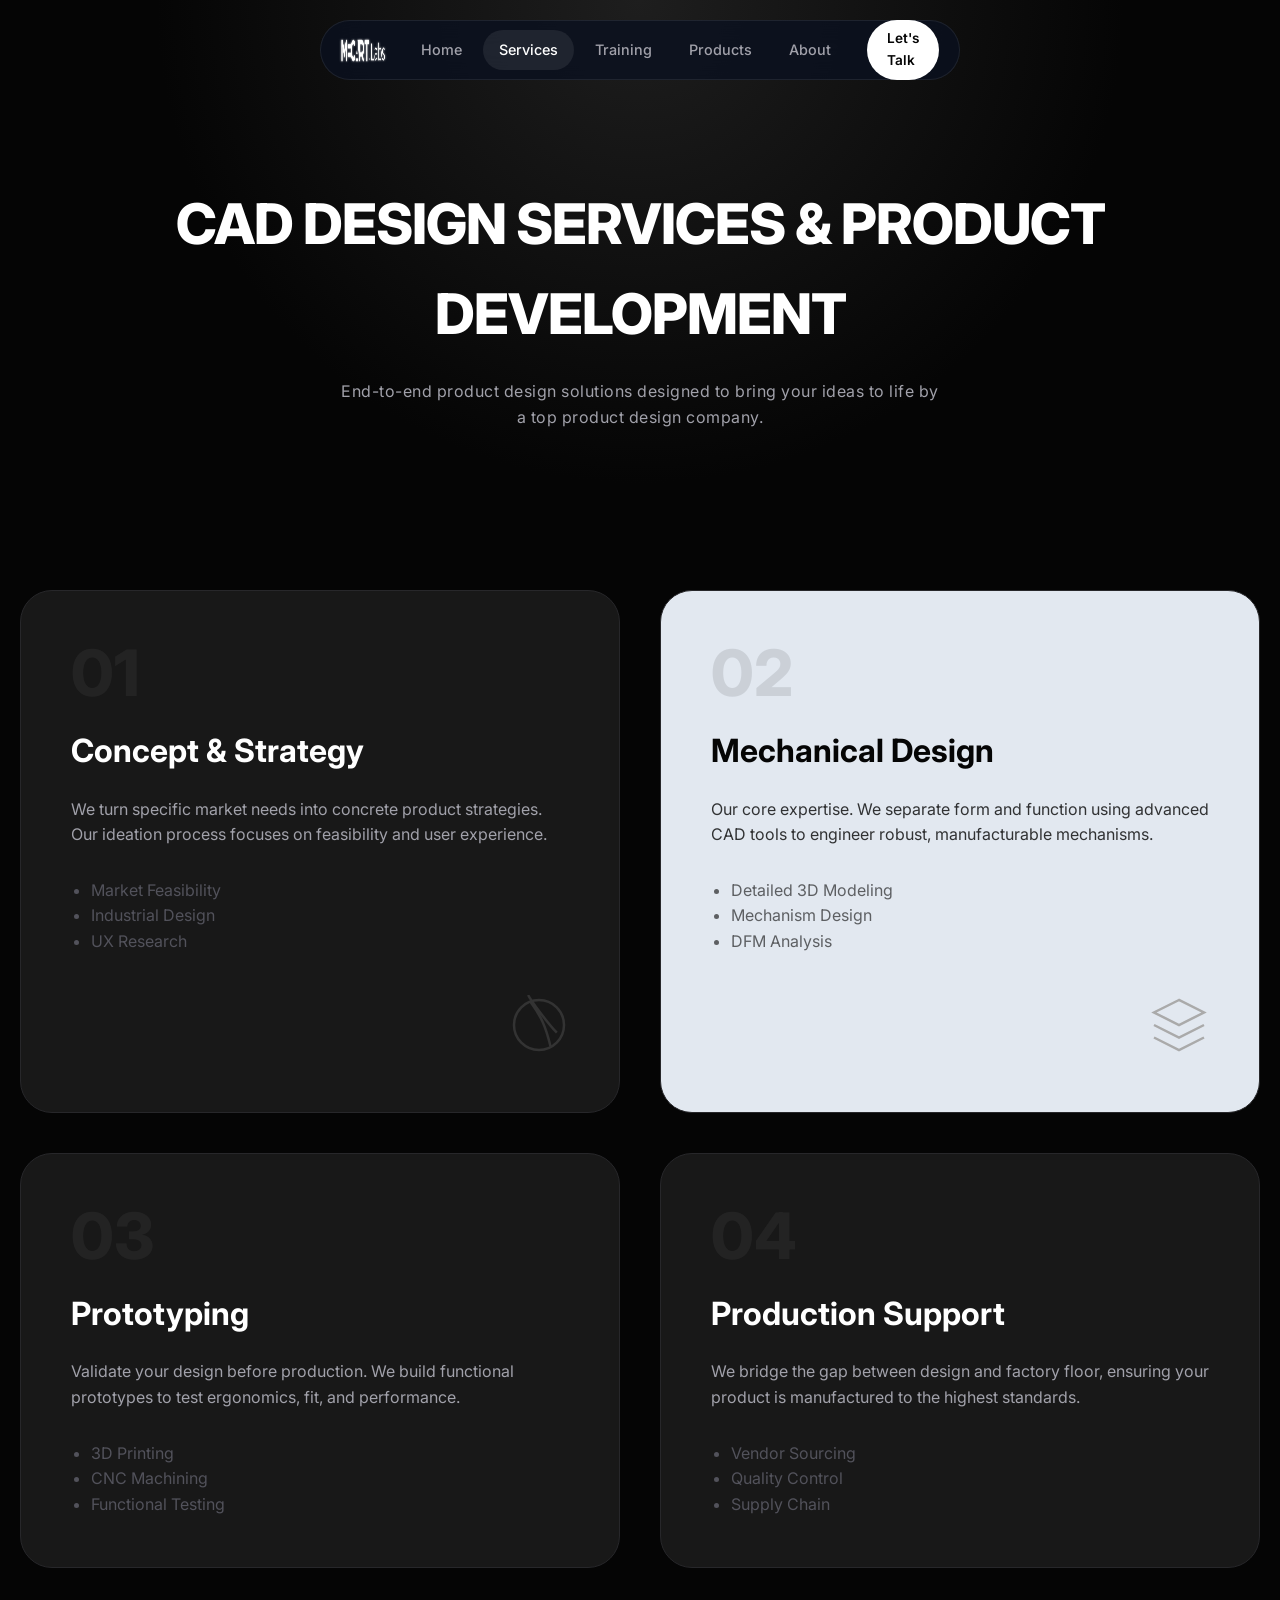
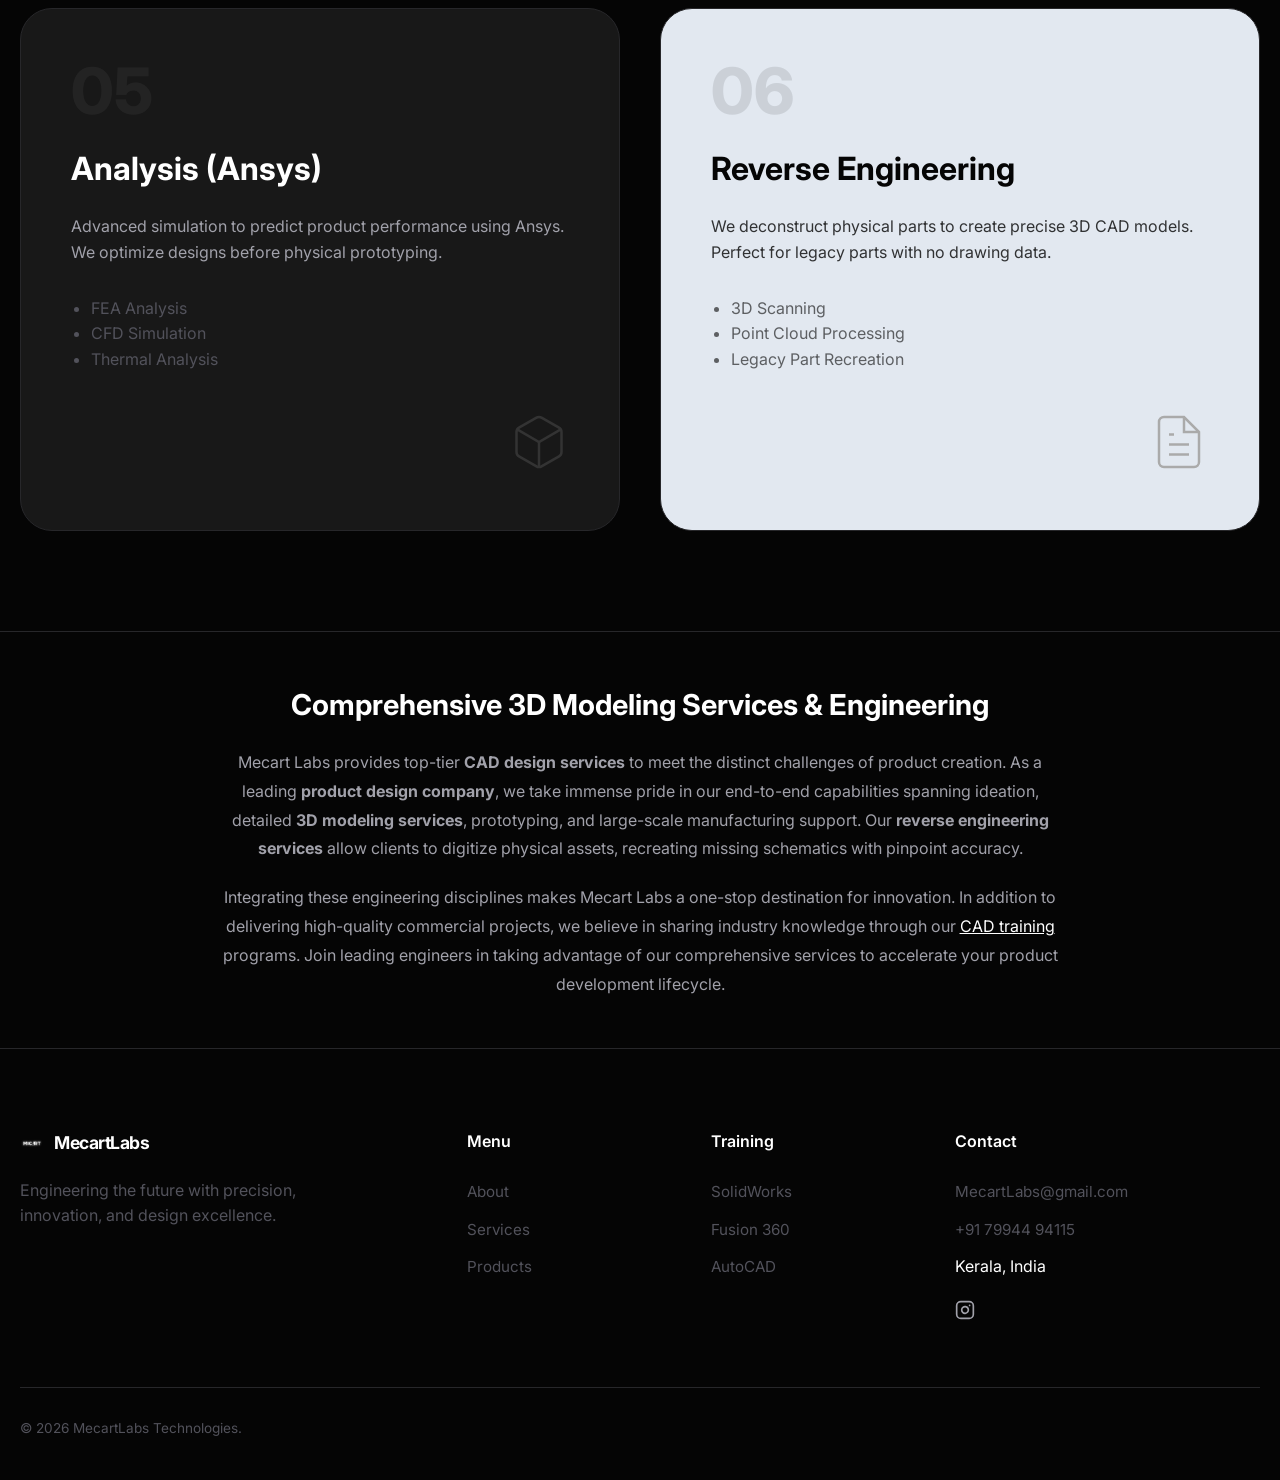
<file: services.html>
<!DOCTYPE html>
<html lang="en">

<head>
    <meta charset="UTF-8">
    <meta name="viewport" content="width=device-width, initial-scale=1.0">
    <meta name="description" content="Explore our professional CAD design services, 3D modeling services, and reverse engineering services. Mecart Labs turns your concepts into ready-to-manufacture products.">
    <title>CAD Design & 3D Modeling Services | Mecart Labs</title>
    <link rel="preconnect" href="https://fonts.googleapis.com">
    <link rel="preconnect" href="https://fonts.gstatic.com" crossorigin>
    <link href="https://fonts.googleapis.com/css2?family=Inter:wght@300;400;500;600;700;800&display=swap"
        rel="stylesheet">
    <link rel="stylesheet" href="css/style.css">
    <style>
        .services-layout {
            display: grid;
            grid-template-columns: 1fr 1fr;
            gap: 40px;
        }

        .service-card {
            background: var(--bg-tertiary);
            border: 1px solid var(--border-color);
            border-radius: var(--border-radius-lg);
            padding: 50px;
            display: flex;
            flex-direction: column;
            justify-content: space-between;
            min-height: 400px;
            transition: all 0.3s ease;
        }

        .service-card:hover {
            border-color: var(--text-primary);
        }

        .service-num {
            font-size: 4rem;
            font-weight: 800;
            color: rgba(255, 255, 255, 0.05);
            line-height: 1;
            margin-bottom: 20px;
        }
    </style>
    <!-- Favicon -->
    <link rel="icon" type="image/png" href="images/favicon.png">
    
    <!-- Organization Schema -->
    <script type="application/ld+json">
    {
      "@context": "https://schema.org",
      "@type": "Organization",
      "name": "Mecart Labs",
      "url": "https://www.mecartlabs.in",
      "logo": "https://www.mecartlabs.in/images/organization_logo.png",
      "contactPoint": {
        "@type": "ContactPoint",
        "telephone": "+91-79944-94115",
        "contactType": "customer service"
      }
    }
    </script>
</head>

<body>

    <!-- Navbar -->
    <nav class="navbar">
        <div class="nav-container">
            <a href="index.html" class="logo">
                <img src="images/logo_final.png" alt="Mecart Labs - CAD design services">
                <!-- <span>MecartLabs</span> -->
            </a>
            <div class="nav-links">
                <a href="index.html">Home</a>
                <a href="services.html" class="active">Services</a>
                <a href="training.html">Training</a>
                <a href="products.html">Products</a>
                <a href="about.html">About</a>
            </div>
            <div class="mobile-toggle">
                <svg xmlns="http://www.w3.org/2000/svg" width="24" height="24" viewBox="0 0 24 24" fill="none"
                    stroke="currentColor" stroke-width="2" stroke-linecap="round" stroke-linejoin="round">
                    <line x1="3" y1="12" x2="21" y2="12"></line>
                    <line x1="3" y1="6" x2="21" y2="6"></line>
                    <line x1="3" y1="18" x2="21" y2="18"></line>
                </svg>
            </div>
            <a href="contact.html" class="nav-cta">Let's Talk</a>
        </div>
    </nav>

    <!-- Header -->
    <header class="page-hero">
        <div class="container">
            <h1>CAD DESIGN SERVICES & PRODUCT DEVELOPMENT</h1>
            <p style="color: var(--text-secondary); max-width: 600px; margin: 0 auto; letter-spacing: 0.5px;">End-to-end product design solutions designed to bring your ideas to life by a top product design company.</p>
        </div>
    </header>

    <!-- Services Grid -->
    <section class="section-padding">
        <div class="container">
            <div class="services-layout">

                <!-- Service 1 -->
                <div class="service-card">
                    <div>
                        <div class="service-num">01</div>
                        <h2 style="font-size: 2rem; margin-bottom: 20px;">Concept & Strategy</h2>
                        <p style="color: var(--text-secondary); margin-bottom: 30px;">We turn specific market needs into
                            concrete product strategies. Our ideation process focuses on feasibility and user
                            experience.</p>
                        <ul style="list-style: disc; padding-left: 20px; color: var(--text-muted);">
                            <li>Market Feasibility</li>
                            <li>Industrial Design</li>
                            <li>UX Research</li>
                        </ul>
                    </div>
                    <div style="margin-top: 40px; text-align: right;">
                        <svg width="60" height="60" viewBox="0 0 24 24" fill="none" stroke="#333" stroke-width="1">
                            <circle cx="12" cy="12" r="10"></circle>
                            <path
                                d="M8.56 2.75c4.37 6.03 6.02 9.42 8.03 17.72m2.54-5.38c-3.72-3.8-10.64-13.24-11.47-15.06">
                            </path>
                        </svg>
                    </div>
                </div>

                <!-- Service 2 -->
                <div class="service-card" style="background: #E2E8F0; color: #050505;">
                    <div>
                        <div class="service-num" style="color: rgba(0,0,0,0.1);">02</div>
                        <h2 style="font-size: 2rem; margin-bottom: 20px;">Mechanical Design</h2>
                        <p style="margin-bottom: 30px; opacity: 0.8;">Our core expertise. We separate form and function
                            using advanced CAD tools to engineer robust, manufacturable mechanisms.</p>
                        <ul style="list-style: disc; padding-left: 20px; opacity: 0.6;">
                            <li>Detailed 3D Modeling</li>
                            <li>Mechanism Design</li>
                            <li>DFM Analysis</li>
                        </ul>
                    </div>
                    <div style="margin-top: 40px; text-align: right;">
                        <svg width="60" height="60" viewBox="0 0 24 24" fill="none" stroke="#aaa" stroke-width="1">
                            <polygon points="12 2 2 7 12 12 22 7 12 2"></polygon>
                            <polyline points="2 17 12 22 22 17"></polyline>
                            <polyline points="2 12 12 17 22 12"></polyline>
                        </svg>
                    </div>
                </div>

                <!-- Service 3 -->
                <div class="service-card">
                    <div>
                        <div class="service-num">03</div>
                        <h2 style="font-size: 2rem; margin-bottom: 20px;">Prototyping</h2>
                        <p style="color: var(--text-secondary); margin-bottom: 30px;">Validate your design before
                            production. We build functional prototypes to test ergonomics, fit, and performance.</p>
                        <ul style="list-style: disc; padding-left: 20px; color: var(--text-muted);">
                            <li>3D Printing</li>
                            <li>CNC Machining</li>
                            <li>Functional Testing</li>
                        </ul>
                    </div>
                </div>

                <!-- Service 4 -->
                <div class="service-card">
                    <div>
                        <div class="service-num">04</div>
                        <h2 style="font-size: 2rem; margin-bottom: 20px;">Production Support</h2>
                        <p style="color: var(--text-secondary); margin-bottom: 30px;">We bridge the gap between design
                            and factory floor, ensuring your product is manufactured to the highest standards.</p>
                        <ul style="list-style: disc; padding-left: 20px; color: var(--text-muted);">
                            <li>Vendor Sourcing</li>
                            <li>Quality Control</li>
                            <li>Supply Chain</li>
                        </ul>
                    </div>
                </div>




                <!-- Service 5 -->
                <div class="service-card">
                    <div>
                        <div class="service-num">05</div>
                        <h2 style="font-size: 2rem; margin-bottom: 20px;">Analysis (Ansys)</h2>
                        <p style="color: var(--text-secondary); margin-bottom: 30px;">Advanced simulation to predict
                            product performance using Ansys. We optimize designs before physical prototyping.</p>
                        <ul style="list-style: disc; padding-left: 20px; color: var(--text-muted);">
                            <li>FEA Analysis</li>
                            <li>CFD Simulation</li>
                            <li>Thermal Analysis</li>
                        </ul>
                    </div>
                    <div style="margin-top: 40px; text-align: right;">
                        <svg width="60" height="60" viewBox="0 0 24 24" fill="none" stroke="#333" stroke-width="1">
                            <path
                                d="M21 16V8a2 2 0 0 0-1-1.73l-7-4a2 2 0 0 0-2 0l-7 4A2 2 0 0 0 3 8v8a2 2 0 0 0 1 1.73l7 4a2 2 0 0 0 2 0l7-4A2 2 0 0 0 21 16z">
                            </path>
                            <polyline points="3.27 6.96 12 12.01 20.73 6.96"></polyline>
                            <line x1="12" y1="22.08" x2="12" y2="12"></line>
                        </svg>
                    </div>
                </div>

                <!-- Service 6 -->
                <div class="service-card" style="background: #E2E8F0; color: #050505;">
                    <div>
                        <div class="service-num" style="color: rgba(0,0,0,0.1);">06</div>
                        <h2 style="font-size: 2rem; margin-bottom: 20px;">Reverse Engineering</h2>
                        <p style="margin-bottom: 30px; opacity: 0.8;">We deconstruct physical parts to create precise 3D
                            CAD
                            models. Perfect for legacy parts with no drawing data.</p>
                        <ul style="list-style: disc; padding-left: 20px; opacity: 0.6;">
                            <li>3D Scanning</li>
                            <li>Point Cloud Processing</li>
                            <li>Legacy Part Recreation</li>
                        </ul>
                    </div>
                    <div style="margin-top: 40px; text-align: right;">
                        <svg width="60" height="60" viewBox="0 0 24 24" fill="none" stroke="#aaa" stroke-width="1">
                            <path d="M14 2H6a2 2 0 0 0-2 2v16a2 2 0 0 0 2 2h12a2 2 0 0 0 2-2V8z"></path>
                            <polyline points="14 2 14 8 20 8"></polyline>
                            <line x1="16" y1="13" x2="8" y2="13"></line>
                            <line x1="16" y1="17" x2="8" y2="17"></line>
                            <polyline points="10 9 9 9 8 9"></polyline>
                        </svg>
                    </div>
                </div>

            </div>
        </div>
    </section>

    <!-- SEO Content Section -->
    <section class="section-padding" style="padding-top: 50px; padding-bottom: 50px; border-top: 1px solid var(--border-color);">
        <div class="container" style="max-width: 900px; text-align: center;">
            <h2 style="font-size: 1.8rem; margin-bottom: 20px;">Comprehensive 3D Modeling Services & Engineering</h2>
            <p style="color: var(--text-secondary); line-height: 1.8; margin-bottom: 20px;">
                Mecart Labs provides top-tier <strong>CAD design services</strong> to meet the distinct challenges of product creation. As a leading <strong>product design company</strong>, we take immense pride in our end-to-end capabilities spanning ideation, detailed <strong>3D modeling services</strong>, prototyping, and large-scale manufacturing support. Our <strong>reverse engineering services</strong> allow clients to digitize physical assets, recreating missing schematics with pinpoint accuracy. 
            </p>
            <p style="color: var(--text-secondary); line-height: 1.8;">
                Integrating these engineering disciplines makes Mecart Labs a one-stop destination for innovation. In addition to delivering high-quality commercial projects, we believe in sharing industry knowledge through our <a href="training.html" style="color:var(--text-primary); text-decoration:underline;">CAD training</a> programs. Join leading engineers in taking advantage of our comprehensive services to accelerate your product development lifecycle.
            </p>
        </div>
    </section>

    <!-- Footer -->
    <footer>
        <div class="container">
            <div class="footer-grid">
                <div class="footer-info">
                    <a href="index.html" class="logo">
                        <img src="images/logo.png" alt="Mecart Labs - product design company">
                        <span>MecartLabs</span>
                    </a>
                    <p>Engineering the future with precision, innovation, and design excellence.</p>
                </div>
                <div class="footer-col">
                    <h4>Menu</h4>
                    <ul>
                        <li><a href="about.html">About</a></li>
                        <li><a href="services.html">Services</a></li>
                        <li><a href="products.html">Products</a></li>
                    </ul>
                </div>
                <div class="footer-col">
                    <h4>Training</h4>
                    <ul>
                        <li><a href="training.html">SolidWorks</a></li>
                        <li><a href="training.html">Fusion 360</a></li>
                        <li><a href="training.html">AutoCAD</a></li>
                    </ul>
                </div>
                <div class="footer-col">
                    <h4>Contact</h4>
                    <ul>
                        <li><a href="mailto:MecartLabs@gmail.com">MecartLabs@gmail.com</a></li>
                        <li><a href="tel:+917994494115">+91 79944 94115</a></li>
                        <li> Kerala, India</li>
                    </ul>
                    <div style="margin-top: 20px; display: flex; gap: 15px;">
                        <a href="https://www.instagram.com/mecartlabs?igsh=YXBhaHN6cTMzMmp0&utm_source=qr"
                            target="_blank" style="color: var(--text-secondary);"><svg width="20" height="20"
                                viewBox="0 0 24 24" fill="none" stroke="currentColor" stroke-width="2"
                                stroke-linecap="round" stroke-linejoin="round">
                                <rect x="2" y="2" width="20" height="20" rx="5" ry="5"></rect>
                                <path d="M16 11.37A4 4 0 1 1 12.63 8 4 4 0 0 1 16 11.37z"></path>
                                <line x1="17.5" y1="6.5" x2="17.51" y2="6.5"></line>
                            </svg></a>
                    </div>
                </div>
            </div>
            <div class="footer-bottom">
                <p>&copy; 2026 MecartLabs Technologies.</p>
            </div>
        </div>
    </footer>

    <script src="js/main.js"></script>
</body>

</html>
</file>
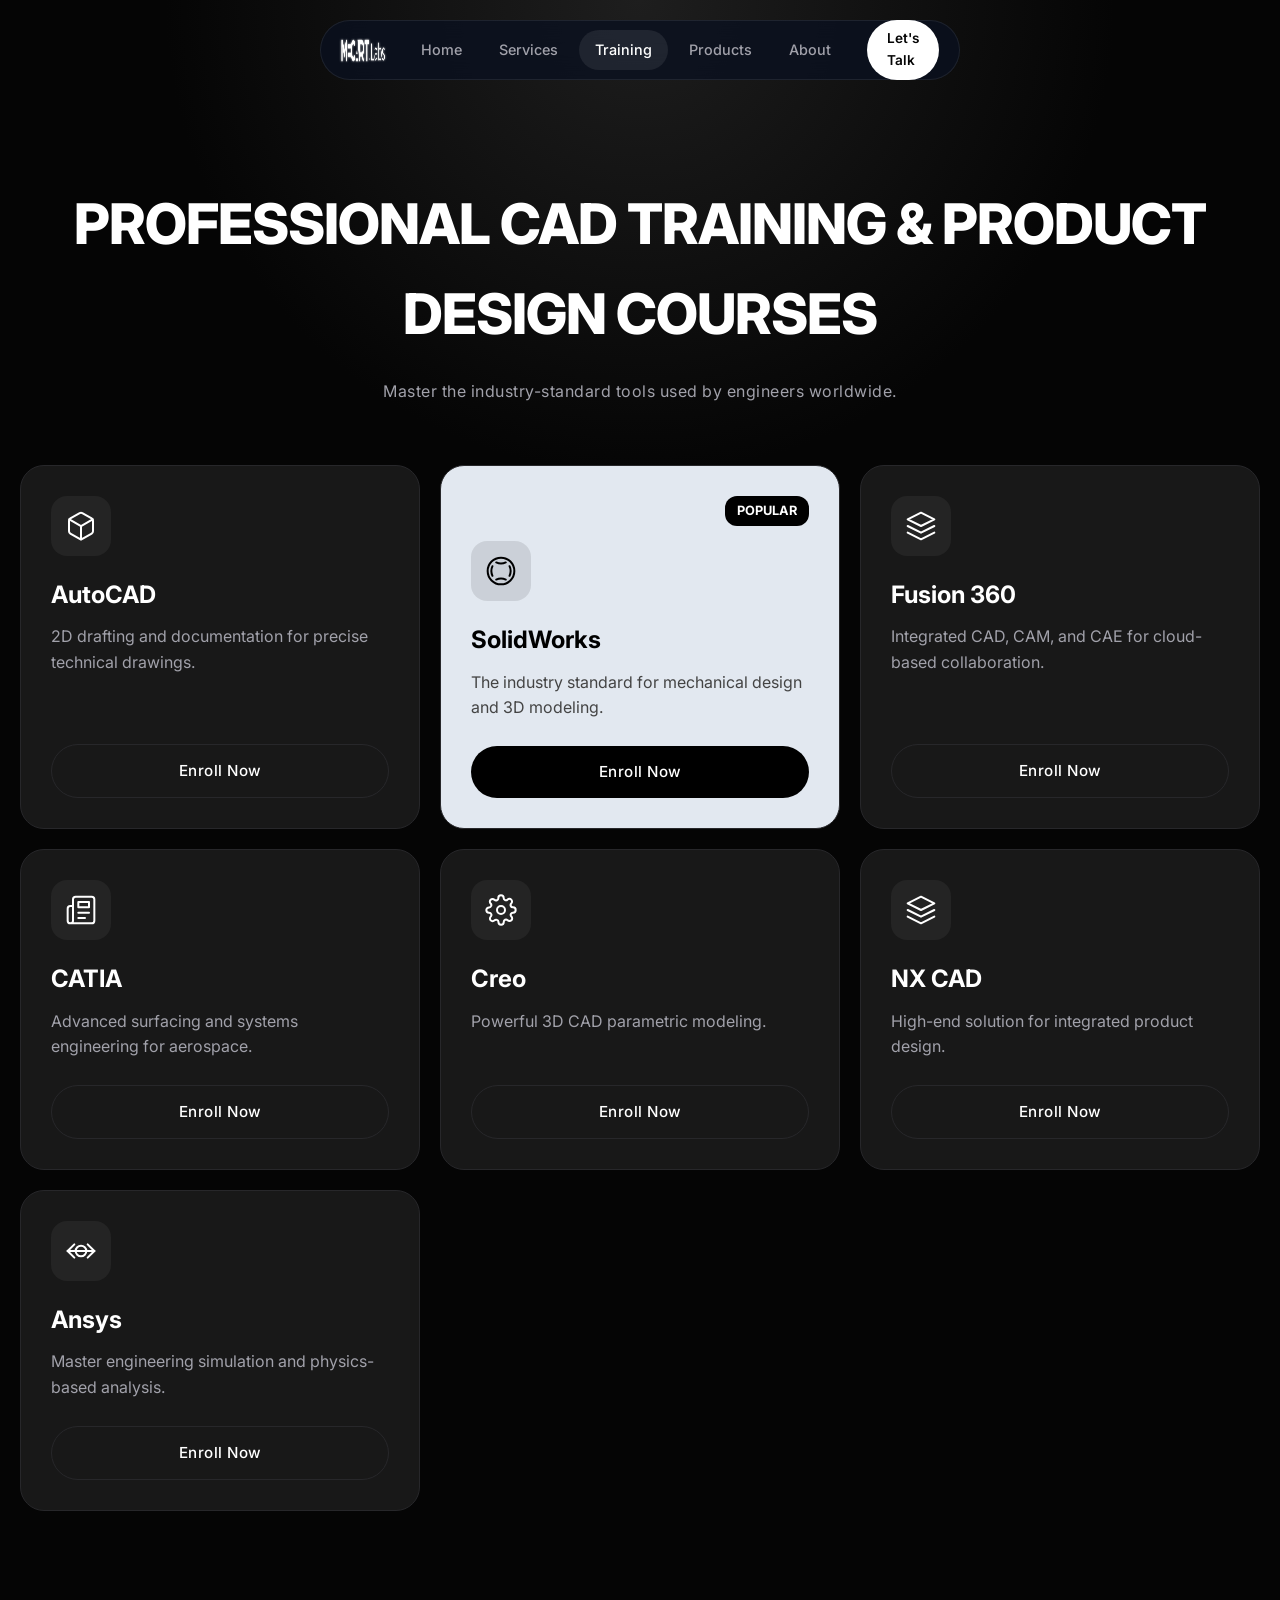
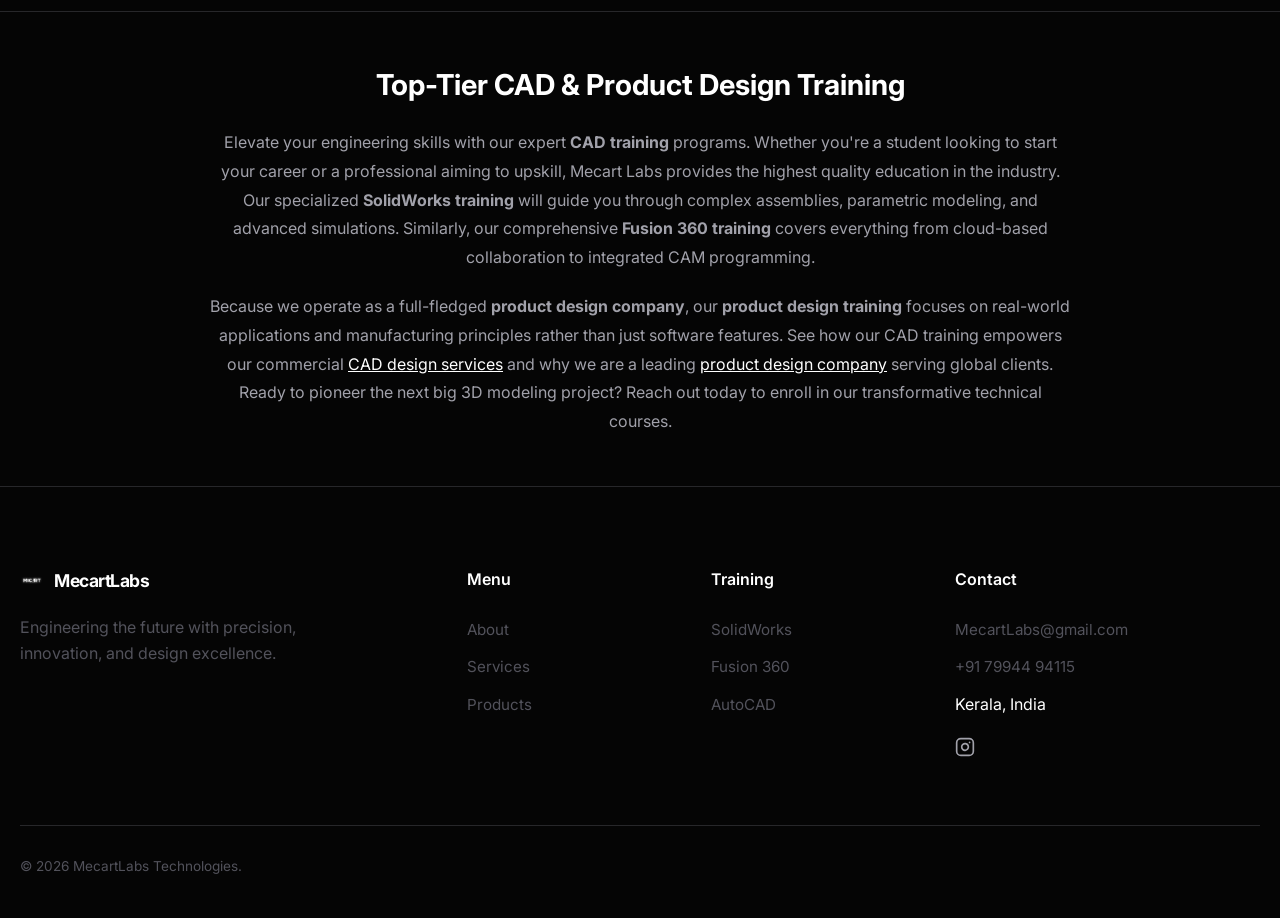
<file: training.html>
<!DOCTYPE html>
<html lang="en">

<head>
    <meta charset="UTF-8">
    <meta name="viewport" content="width=device-width, initial-scale=1.0">
    <meta name="description" content="Get professional CAD training at Mecart Labs. We offer expert SolidWorks training, Fusion 360 training, and comprehensive product design training to jumpstart your career.">
    <title>CAD Training, SolidWorks & Fusion 360 Courses | Mecart Labs</title>
    <link rel="preconnect" href="https://fonts.googleapis.com">
    <link rel="preconnect" href="https://fonts.gstatic.com" crossorigin>
    <link href="https://fonts.googleapis.com/css2?family=Inter:wght@300;400;500;600;700;800&display=swap"
        rel="stylesheet">
    <link rel="stylesheet" href="css/style.css">
    <style>
        .training-bento {
            display: grid;
            grid-template-columns: repeat(auto-fit, minmax(350px, 1fr));
            gap: 20px;
        }

        .bento-card-training {
            background: var(--bg-tertiary);
            border: 1px solid var(--border-color);
            border-radius: var(--border-radius-md);
            padding: 30px;
            display: flex;
            flex-direction: column;
            align-items: flex-start;
            transition: all 0.3s ease;
        }

        .bento-card-training:hover {
            background: #1e1e1e;
            transform: translateY(-5px);
            border-color: var(--text-secondary);
        }

        .icon-box {
            width: 60px;
            height: 60px;
            background: rgba(255, 255, 255, 0.05);
            border-radius: 16px;
            display: flex;
            align-items: center;
            justify-content: center;
            margin-bottom: 20px;
            color: var(--text-primary);
        }
    </style>
    <!-- Favicon -->
    <link rel="icon" type="image/png" href="images/favicon.png">
    
    <!-- Organization Schema -->
    <script type="application/ld+json">
    {
      "@context": "https://schema.org",
      "@type": "Organization",
      "name": "Mecart Labs",
      "url": "https://www.mecartlabs.in",
      "logo": "https://www.mecartlabs.in/images/organization_logo.png",
      "contactPoint": {
        "@type": "ContactPoint",
        "telephone": "+91-79944-94115",
        "contactType": "customer service"
      }
    }
    </script>
</head>

<body>

    <!-- Navbar -->
    <nav class="navbar">
        <div class="nav-container">
            <a href="index.html" class="logo">
                <img src="images/logo_final.png" alt="Mecart Labs - CAD training">
                <!-- <span>MecartLabs</span> -->
            </a>
            <div class="nav-links">
                <a href="index.html">Home</a>
                <a href="services.html">Services</a>
                <a href="training.html" class="active">Training</a>
                <a href="products.html">Products</a>
                <a href="about.html">About</a>
            </div>
            <div class="mobile-toggle">
                <svg xmlns="http://www.w3.org/2000/svg" width="24" height="24" viewBox="0 0 24 24" fill="none"
                    stroke="currentColor" stroke-width="2" stroke-linecap="round" stroke-linejoin="round">
                    <line x1="3" y1="12" x2="21" y2="12"></line>
                    <line x1="3" y1="6" x2="21" y2="6"></line>
                    <line x1="3" y1="18" x2="21" y2="18"></line>
                </svg>
            </div>
            <a href="contact.html" class="nav-cta">Let's Talk</a>
        </div>
    </nav>

    <!-- Header -->
    <header class="page-hero">
        <div class="container">
            <h1>PROFESSIONAL CAD TRAINING & PRODUCT DESIGN COURSES</h1>
            <p style="color: var(--text-secondary); max-width: 600px; margin: 0 auto; letter-spacing: 0.5px;">Master the
                industry-standard tools used by engineers worldwide.</p>
        </div>
    </header>

    <!-- Training BENTO -->
    <section style="padding-bottom: 100px;">
        <div class="container">
            <div class="training-bento">

                <!-- AutoCAD -->
                <div class="bento-card-training">
                    <div class="icon-box">
                        <svg xmlns="http://www.w3.org/2000/svg" width="32" height="32" viewBox="0 0 24 24" fill="none"
                            stroke="currentColor" stroke-width="1.5" stroke-linecap="round" stroke-linejoin="round">
                            <path
                                d="M21 16V8a2 2 0 0 0-1-1.73l-7-4a2 2 0 0 0-2 0l-7 4A2 2 0 0 0 3 8v8a2 2 0 0 0 1 1.73l7 4a2 2 0 0 0 2 0l7-4A2 2 0 0 0 21 16z">
                            </path>
                            <polyline points="3.27 6.96 12 12.01 20.73 6.96"></polyline>
                            <line x1="12" y1="22.08" x2="12" y2="12"></line>
                        </svg>
                    </div>
                    <h3 style="margin-bottom: 10px; font-size: 1.5rem;">AutoCAD</h3>
                    <p style="color: var(--text-secondary); margin-bottom: 25px; flex-grow: 1;">2D drafting and
                        documentation for precise technical drawings.</p>
                    <a href="contact.html" class="btn btn-outline" style="width: 100%;">Enroll Now</a>
                </div>

                <!-- SolidWorks -->
                <div class="bento-card-training" style="background: #E2E8F0; color: #000;">
                    <div
                        style="background: #000; color: #fff; border-radius: 12px; padding: 5px 12px; font-size: 0.8rem; font-weight: 700; align-self: flex-end; margin-bottom: 15px;">
                        POPULAR</div>
                    <div class="icon-box" style="background: rgba(0,0,0,0.1); color: #000;">
                        <svg xmlns="http://www.w3.org/2000/svg" width="32" height="32" viewBox="0 0 24 24" fill="none"
                            stroke="currentColor" stroke-width="1.5" stroke-linecap="round" stroke-linejoin="round">
                            <circle cx="12" cy="12" r="10"></circle>
                            <path d="M5.6 15.6a8.5 8.5 0 0 1 0-7.2"></path>
                            <path d="M18.4 8.4a8.5 8.5 0 0 1 0 7.2"></path>
                            <path d="M8.4 18.4a8.5 8.5 0 0 1 7.2 0"></path>
                            <path d="M15.6 5.6a8.5 8.5 0 0 1-7.2 0"></path>
                        </svg>
                    </div>
                    <h3 style="margin-bottom: 10px; font-size: 1.5rem;">SolidWorks</h3>
                    <p style="color: #444; margin-bottom: 25px; flex-grow: 1;">The industry standard for mechanical
                        design and 3D modeling.</p>
                    <a href="contact.html" class="btn btn-primary"
                        style="width: 100%; background: #000; color: #fff;">Enroll Now</a>
                </div>

                <!-- Fusion 360 -->
                <div class="bento-card-training">
                    <div class="icon-box">
                        <svg xmlns="http://www.w3.org/2000/svg" width="32" height="32" viewBox="0 0 24 24" fill="none"
                            stroke="currentColor" stroke-width="1.5" stroke-linecap="round" stroke-linejoin="round">
                            <path d="M12 2L2 7l10 5 10-5-10-5zM2 17l10 5 10-5M2 12l10 5 10-5"></path>
                        </svg>
                    </div>
                    <h3 style="margin-bottom: 10px; font-size: 1.5rem;">Fusion 360</h3>
                    <p style="color: var(--text-secondary); margin-bottom: 25px; flex-grow: 1;">Integrated CAD, CAM, and
                        CAE for cloud-based collaboration.</p>
                    <a href="contact.html" class="btn btn-outline" style="width: 100%;">Enroll Now</a>
                </div>

                <!-- CATIA -->
                <div class="bento-card-training">
                    <div class="icon-box">
                        <svg xmlns="http://www.w3.org/2000/svg" width="32" height="32" viewBox="0 0 24 24" fill="none"
                            stroke="currentColor" stroke-width="1.5" stroke-linecap="round" stroke-linejoin="round">
                            <path
                                d="M4 22h16a2 2 0 0 0 2-2V4a2 2 0 0 0-2-2H8a2 2 0 0 0-2 2v16a2 2 0 0 1-2 2Zm0 0a2 2 0 0 1-2-2v-9c0-1.1.9-2 2-2h2">
                            </path>
                            <path d="M18 14h-8"></path>
                            <path d="M15 18h-5"></path>
                            <path d="M10 6h8v4h-8V6Z"></path>
                        </svg>
                    </div>
                    <h3 style="margin-bottom: 10px; font-size: 1.5rem;">CATIA</h3>
                    <p style="color: var(--text-secondary); margin-bottom: 25px; flex-grow: 1;">Advanced surfacing and
                        systems engineering for aerospace.</p>
                    <a href="contact.html" class="btn btn-outline" style="width: 100%;">Enroll Now</a>
                </div>

                <!-- Creo -->
                <div class="bento-card-training">
                    <div class="icon-box">
                        <svg xmlns="http://www.w3.org/2000/svg" width="32" height="32" viewBox="0 0 24 24" fill="none"
                            stroke="currentColor" stroke-width="1.5" stroke-linecap="round" stroke-linejoin="round">
                            <circle cx="12" cy="12" r="3"></circle>
                            <path
                                d="M19.4 15a1.65 1.65 0 0 0 .33 1.82l.06.06a2 2 0 0 1 0 2.83 2 2 0 0 1-2.83 0l-.06-.06a1.65 1.65 0 0 0-1.82-.33 1.65 1.65 0 0 0-1 1.51V21a2 2 0 0 1-2 2 2 2 0 0 1-2-2v-.09A1.65 1.65 0 0 0 9 19.4a1.65 1.65 0 0 0-1.82.33l-.06.06a2 2 0 0 1-2.83 0 2 2 0 0 1 0-2.83l.06-.06a1.65 1.65 0 0 0 .33-1.82 1.65 1.65 0 0 0-1.51-1H3a2 2 0 0 1-2-2 2 2 0 0 1 2-2h.09A1.65 1.65 0 0 0 4.6 9a1.65 1.65 0 0 0-.33-1.82l-.06-.06a2 2 0 0 1 0-2.83 2 2 0 0 1 2.83 0l.06.06a1.65 1.65 0 0 0 1.82.33H9a1.65 1.65 0 0 0 1-1.51V3a2 2 0 0 1 2-2 2 2 0 0 1 2 2v.09a1.65 1.65 0 0 0 1 1.51 1.65 1.65 0 0 0 1.82-.33l.06-.06a2 2 0 0 1 2.83 0 2 2 0 0 1 0 2.83l-.06.06a1.65 1.65 0 0 0-.33 1.82V9a1.65 1.65 0 0 0 1.51 1H21a2 2 0 0 1 2 2 2 2 0 0 1-2 2h-.09a1.65 1.65 0 0 0-1.51 1z">
                            </path>
                        </svg>
                    </div>
                    <h3 style="margin-bottom: 10px; font-size: 1.5rem;">Creo</h3>
                    <p style="color: var(--text-secondary); margin-bottom: 25px; flex-grow: 1;">Powerful 3D CAD
                        parametric modeling.</p>
                    <a href="contact.html" class="btn btn-outline" style="width: 100%;">Enroll Now</a>
                </div>

                <!-- NX CAD -->
                <div class="bento-card-training">
                    <div class="icon-box">
                        <svg xmlns="http://www.w3.org/2000/svg" width="32" height="32" viewBox="0 0 24 24" fill="none"
                            stroke="currentColor" stroke-width="1.5" stroke-linecap="round" stroke-linejoin="round">
                            <polygon points="12 2 2 7 12 12 22 7 12 2"></polygon>
                            <polyline points="2 17 12 22 22 17"></polyline>
                            <polyline points="2 12 12 17 22 12"></polyline>
                        </svg>
                    </div>
                    <h3 style="margin-bottom: 10px; font-size: 1.5rem;">NX CAD</h3>
                    <p style="color: var(--text-secondary); margin-bottom: 25px; flex-grow: 1;">High-end solution for
                        integrated product design.</p>
                    <a href="contact.html" class="btn btn-outline" style="width: 100%;">Enroll Now</a>
                </div>

                <!-- Ansys -->
                <div class="bento-card-training">
                    <div class="icon-box">
                        <svg xmlns="http://www.w3.org/2000/svg" width="32" height="32" viewBox="0 0 24 24" fill="none"
                            stroke="currentColor" stroke-width="1.5" stroke-linecap="round" stroke-linejoin="round">
                            <path d="M2 12h20"></path>
                            <path d="M2 12l5-5"></path>
                            <path d="M2 12l5 5"></path>
                            <path d="M22 12l-5-5"></path>
                            <path d="M22 12l-5 5"></path>
                            <circle cx="12" cy="12" r="4"></circle>
                        </svg>
                    </div>
                    <h3 style="margin-bottom: 10px; font-size: 1.5rem;">Ansys</h3>
                    <p style="color: var(--text-secondary); margin-bottom: 25px; flex-grow: 1;">Master engineering
                        simulation and physics-based analysis.</p>
                    <a href="contact.html" class="btn btn-outline" style="width: 100%;">Enroll Now</a>
                </div>

            </div>
        </div>
    </section>

    <!-- SEO Content Section -->
    <section class="section-padding" style="padding-top: 50px; padding-bottom: 50px; border-top: 1px solid var(--border-color);">
        <div class="container" style="max-width: 900px; text-align: center;">
            <h2 style="font-size: 1.8rem; margin-bottom: 20px;">Top-Tier CAD & Product Design Training</h2>
            <p style="color: var(--text-secondary); line-height: 1.8; margin-bottom: 20px;">
                Elevate your engineering skills with our expert <strong>CAD training</strong> programs. Whether you're a student looking to start your career or a professional aiming to upskill, Mecart Labs provides the highest quality education in the industry. Our specialized <strong>SolidWorks training</strong> will guide you through complex assemblies, parametric modeling, and advanced simulations. Similarly, our comprehensive <strong>Fusion 360 training</strong> covers everything from cloud-based collaboration to integrated CAM programming.
            </p>
            <p style="color: var(--text-secondary); line-height: 1.8;">
                Because we operate as a full-fledged <strong>product design company</strong>, our <strong>product design training</strong> focuses on real-world applications and manufacturing principles rather than just software features. See how our CAD training empowers our commercial <a href="services.html" style="color:var(--text-primary); text-decoration:underline;">CAD design services</a> and why we are a leading <a href="index.html" style="color:var(--text-primary); text-decoration:underline;">product design company</a> serving global clients. Ready to pioneer the next big 3D modeling project? Reach out today to enroll in our transformative technical courses.
            </p>
        </div>
    </section>

    <!-- Footer -->
    <footer>
        <div class="container">
            <div class="footer-grid">
                <div class="footer-info">
                    <a href="index.html" class="logo">
                        <img src="images/logo.png" alt="Mecart Labs - SolidWorks training">
                        <span>MecartLabs</span>
                    </a>
                    <p>Engineering the future with precision, innovation, and design excellence.</p>
                </div>
                <div class="footer-col">
                    <h4>Menu</h4>
                    <ul>
                        <li><a href="about.html">About</a></li>
                        <li><a href="services.html">Services</a></li>
                        <li><a href="products.html">Products</a></li>
                    </ul>
                </div>
                <div class="footer-col">
                    <h4>Training</h4>
                    <ul>
                        <li><a href="training.html">SolidWorks</a></li>
                        <li><a href="training.html">Fusion 360</a></li>
                        <li><a href="training.html">AutoCAD</a></li>
                    </ul>
                </div>
                <div class="footer-col">
                    <h4>Contact</h4>
                    <ul>
                        <li><a href="mailto:MecartLabs@gmail.com">MecartLabs@gmail.com</a></li>
                        <li><a href="tel:+917994494115">+91 79944 94115</a></li>
                        <li> Kerala, India</li>
                    </ul>
                    <div style="margin-top: 20px; display: flex; gap: 15px;">
                        <a href="https://www.instagram.com/mecartlabs?igsh=YXBhaHN6cTMzMmp0&utm_source=qr"
                            target="_blank" style="color: var(--text-secondary);"><svg width="20" height="20"
                                viewBox="0 0 24 24" fill="none" stroke="currentColor" stroke-width="2"
                                stroke-linecap="round" stroke-linejoin="round">
                                <rect x="2" y="2" width="20" height="20" rx="5" ry="5"></rect>
                                <path d="M16 11.37A4 4 0 1 1 12.63 8 4 4 0 0 1 16 11.37z"></path>
                                <line x1="17.5" y1="6.5" x2="17.51" y2="6.5"></line>
                            </svg></a>
                    </div>
                </div>
            </div>
            <div class="footer-bottom">
                <p>&copy; 2026 MecartLabs Technologies.</p>
            </div>
        </div>
    </footer>

    <script src="js/main.js"></script>
</body>

</html>
</file>
<file: css/style.css>
:root {
  /* Colors - High-Tech Monochrome */
  --bg-primary: #050505;
  --bg-secondary: #0F0F0F;
  --bg-tertiary: #181818;

  --text-primary: #FFFFFF;
  --text-secondary: #A1A1AA;
  --text-muted: #52525B;

  --accent-primary: #F8FAFC;
  /* White/Silver */
  --accent-secondary: #C0C0C0;
  /* Silver */
  --accent-glow: rgba(255, 255, 255, 0.15);

  --border-color: #27272A;

  /* Typography */
  --font-main: 'Inter', sans-serif;
  --font-display: 'Inter', sans-serif;
  /* Could swap for a more tech font if available */

  /* Spacing & Layout */
  --container-width: 1400px;
  --header-height: 80px;
  --border-radius-lg: 32px;
  --border-radius-md: 24px;
  --border-radius-sm: 12px;
}

/* Reset & Base */
*,
*::before,
*::after {
  box-sizing: border-box;
  margin: 0;
  padding: 0;
}

html {
  scroll-behavior: smooth;
}

body {
  font-family: var(--font-main);
  background-color: var(--bg-primary);
  color: var(--text-primary);
  line-height: 1.6;
  overflow-x: hidden;
  font-size: 16px;
}

a {
  text-decoration: none;
  color: inherit;
  transition: all 0.3s cubic-bezier(0.25, 1, 0.5, 1);
}

ul {
  list-style: none;
}

img {
  max-width: 100%;
  display: block;
}

/* Utilities */
.container {
  max-width: var(--container-width);
  margin: 0 auto;
  padding: 0 20px;
}

.section-padding {
  padding: 100px 0;
}

.text-gradient {
  background: linear-gradient(135deg, #FFFFFF, #94A3B8);
  -webkit-background-clip: text;
  background-clip: text;
  -webkit-text-fill-color: transparent;
}

.bento-grid {
  display: grid;
  gap: 20px;
}

.bento-card {
  background: var(--bg-tertiary);
  border: 1px solid var(--border-color);
  border-radius: var(--border-radius-lg);
  padding: 40px;
  overflow: hidden;
  position: relative;
  transition: transform 0.4s cubic-bezier(0.25, 1, 0.5, 1), border-color 0.3s;
}

.bento-card:hover {
  border-color: var(--text-secondary);
}

/* Buttons */
.btn {
  display: inline-flex;
  align-items: center;
  justify-content: center;
  padding: 14px 32px;
  border-radius: 100px;
  /* Pill shape */
  font-weight: 500;
  font-size: 0.95rem;
  cursor: pointer;
  border: none;
  transition: all 0.3s ease;
  letter-spacing: 0.5px;
}

.btn-primary {
  background: var(--text-primary);
  color: var(--bg-primary);
}

.btn-primary:hover {
  background: #E2E2E2;
  transform: translateY(-2px);
  box-shadow: 0 0 20px rgba(255, 255, 255, 0.2);
}

.btn-outline {
  background: transparent;
  border: 1px solid var(--border-color);
  color: var(--text-primary);
}

.btn-outline:hover {
  border-color: var(--text-primary);
  background: rgba(255, 255, 255, 0.05);
}

/* Navbar - Floating Pill Style */
.navbar {
  position: fixed;
  top: 20px;
  left: 50%;
  transform: translateX(-50%);
  width: auto;
  min-width: 400px;
  /* Restored */
  max-width: 90%;
  height: 60px;
  background: rgba(20, 20, 20, 0.8);
  backdrop-filter: blur(16px);
  -webkit-backdrop-filter: blur(16px);
  z-index: 1000;
  border: 1px solid rgba(255, 255, 255, 0.08);
  border-radius: 100px;
  padding: 5px 20px;
}

.nav-container {
  display: flex;
  justify-content: space-between;
  align-items: center;
  height: 100%;
  width: 100%;
  padding: 0;
  gap: 20px;
}

.logo {
  font-size: 1.1rem;
  font-weight: 700;
  display: flex;
  align-items: center;
  gap: 10px;
  color: var(--text-primary);
  letter-spacing: -0.5px;
}

.logo img {
  height: 24px;
  filter: drop-shadow(0 0 1px rgba(255, 255, 255, 0.8));
}

.nav-links {
  display: flex;
  gap: 5px;
}

.nav-links a {
  font-size: 0.9rem;
  font-weight: 500;
  color: var(--text-secondary);
  padding: 8px 16px;
  border-radius: 100px;
  transition: all 0.2s;
}

.nav-links a:hover,
.nav-links a.active {
  color: var(--text-primary);
  background: rgba(255, 255, 255, 0.08);
}

/* CTA Button in Nav */
.nav-cta {
  background: var(--text-primary);
  color: var(--bg-primary);
  padding: 8px 20px;
  border-radius: 100px;
  font-size: 0.85rem;
  font-weight: 600;
}

/* Mobile Toggle */
.mobile-toggle {
  display: none;
  color: var(--text-primary);
  font-size: 1.5rem;
  cursor: pointer;
}


/* Common Hero Styles */
.page-hero {
  padding: 180px 0 60px;
  text-align: center;
  background: radial-gradient(circle at 50% 0%, #1e1e1e 0%, #050505 60%);
}

.page-hero h1 {
  font-size: 3.5rem;
  margin-bottom: 20px;
  font-weight: 800;
  letter-spacing: -1px;
}

/* Footer */
footer {
  background: var(--bg-primary);
  padding: 80px 0 40px;
  border-top: 1px solid var(--border-color);
}

.footer-grid {
  display: grid;
  grid-template-columns: 2fr 1fr 1fr 1.5fr;
  gap: 40px;
  margin-bottom: 60px;
}

.footer-info p {
  color: var(--text-muted);
  margin-top: 20px;
  max-width: 300px;
}

.footer-col h4 {
  color: var(--text-primary);
  margin-bottom: 24px;
  font-size: 1rem;
  font-weight: 600;
}

.footer-col ul li {
  margin-bottom: 12px;
}

.footer-col ul li a {
  color: var(--text-muted);
  font-size: 0.95rem;
}

.footer-col ul li a:hover {
  color: var(--text-primary);
}

.footer-bottom {
  display: flex;
  justify-content: space-between;
  align-items: center;
  padding-top: 30px;
  border-top: 1px solid var(--border-color);
  color: var(--text-muted);
  font-size: 0.85rem;
}



/* =========================================
   Migrated Styles from index.html
   ========================================= */

/* Modern Hero Bento Grid */
.hero-section {
  padding-top: 120px;
  padding-bottom: 60px;
}

.hero-bento {
  display: grid;
  grid-template-columns: 2fr 1fr;
  grid-template-rows: 500px 300px;
  gap: 20px;
}

/* Large Main Card */
.hero-main {
  grid-column: 1 / 2;
  grid-row: 1 / 3;
  background: radial-gradient(circle at bottom right, #1a1a1a 0%, #0F0F0F 100%);
  border: 1px solid var(--border-color);
  border-radius: var(--border-radius-lg);
  padding: 60px;
  position: relative;
  display: flex;
  flex-direction: column;
  justify-content: center;
  overflow: hidden;
}

.hero-main::before {
  content: '';
  position: absolute;
  top: 0;
  left: 0;
  width: 100%;
  height: 100%;
  background: url('../images/hero_blueprint.png') center/cover no-repeat;
  opacity: 0.4;
  mix-blend-mode: overlay;
}

.hero-content {
  position: relative;
  z-index: 2;
  max-width: 80%;
}

.hero-title {
  font-size: 4rem;
  line-height: 1.1;
  font-weight: 800;
  margin-bottom: 20px;
  letter-spacing: -2px;
  color: var(--text-primary);
}

.hero-subtitle {
  font-size: 1.25rem;
  color: var(--text-secondary);
  margin-bottom: 40px;
  font-weight: 400;
}

/* Secondary Top Card - Services */
.hero-secondary-top {
  grid-column: 2 / 3;
  grid-row: 1 / 2;
  background: #0F0F0F;
  border: 1px solid var(--border-color);
  border-radius: var(--border-radius-lg);
  padding: 40px;
  display: flex;
  flex-direction: column;
  justify-content: space-between;
}

.hero-secondary-top h3 {
  font-size: 1.8rem;
  margin-bottom: 10px;
}

.service-list-hero li {
  padding: 15px 0;
  border-bottom: 1px solid var(--border-color);
  color: var(--text-secondary);
  display: flex;
  justify-content: space-between;
  align-items: center;
}

.service-list-hero li:last-child {
  border-bottom: none;
}

/* Secondary Bottom Card - Training CTA */
.hero-secondary-bottom {
  grid-column: 2 / 3;
  grid-row: 2 / 3;
  background: #E2E8F0;
  color: #000;
  border-radius: var(--border-radius-lg);
  padding: 40px;
  position: relative;
  overflow: hidden;
  display: flex;
  flex-direction: column;
  justify-content: center;
}

.hero-secondary-bottom h3 {
  font-size: 2rem;
  font-weight: 800;
  margin-bottom: 10px;
  letter-spacing: -1px;
}

.hero-secondary-bottom p {
  margin-bottom: 20px;
  opacity: 0.8;
}

.arrow-btn {
  width: 50px;
  height: 50px;
  border-radius: 50%;
  background: #000;
  color: #fff;
  display: flex;
  align-items: center;
  justify-content: center;
  font-size: 1.5rem;
}

/* Stats Strip */
.stats-strip {
  display: flex;
  justify-content: space-evenly;
  margin-top: 60px;
  padding: 40px 0;
  border-top: 1px solid var(--border-color);
  border-bottom: 1px solid var(--border-color);
}

.stat-block {
  text-align: center;
}

.stat-block h4 {
  font-size: 3rem;
  font-weight: 700;
  color: var(--text-primary);
  line-height: 1;
}

.stat-block span {
  color: var(--text-muted);
  text-transform: uppercase;
  font-size: 0.85rem;
  letter-spacing: 1px;
}

/* About Page Styles */
.about-grid {
  display: grid;
  grid-template-columns: 1fr 1fr;
  gap: 40px;
  align-items: stretch;
}

.about-card {
  background: var(--bg-tertiary);
  border: 1px solid var(--border-color);
  border-radius: var(--border-radius-lg);
  padding: 50px;
  display: flex;
  flex-direction: column;
  justify-content: center;
}

.about-card h2 {
  font-size: 2.5rem;
  margin-bottom: 30px;
  line-height: 1.1;
  color: var(--text-primary);
}

.about-lead {
  color: var(--text-secondary);
  margin-bottom: 20px;
  font-size: 1.1rem;
}

.about-text {
  color: var(--text-muted);
  margin-bottom: 40px;
}

.about-image-card {
  background: url('../images/hero_robot.jpg') center/cover;
  border-radius: var(--border-radius-lg);
  opacity: 0.8;
  min-height: 400px;
  border: 1px solid var(--border-color);
}

/* =========================================
   Responsive Design (Mobile & Tablet)
   ========================================= */

/* Tablet & Mobile (max-width: 1024px) */
@media (max-width: 1024px) {
  .container {
    max-width: 100%;
    padding: 0 30px;
  }

  .hero-bento {
    grid-template-columns: 1fr;
    grid-template-rows: auto auto auto;
  }

  .hero-main,
  .hero-secondary-top,
  .hero-secondary-bottom {
    grid-column: 1 / -1;
    grid-row: auto;
  }

  .hero-main {
    min-height: 500px;
    padding: 40px;
  }

  .hero-content {
    max-width: 100%;
  }

  .hero-title {
    font-size: 3rem;
  }

  .stats-strip {
    padding: 30px 0;
    flex-wrap: wrap;
    gap: 30px;
  }

  .stats-strip .stat-block {
    flex: 1 1 40%;
    margin-right: 0 !important;
  }
}

/* Mobile Devices (max-width: 768px) */
@media (max-width: 768px) {

  /* Prevent horizontal scroll */
  html,
  body {
    overflow-x: hidden;
    width: 100%;
  }

  .container {
    padding: 0 20px;
    width: 100%;
    overflow-x: hidden;
  }

  .bento-card {
    padding: 24px;
    width: 100%;
  }

  /* Optimized Navbar */
  .navbar {
    width: 90%;
    left: 50%;
    min-width: unset;
    justify-content: space-between;
    padding: 10px 20px;
  }

  .nav-links {
    display: none;
    position: absolute;
    top: 70px;
    left: 0;
    width: 100%;
    background: rgba(15, 15, 15, 0.98);
    backdrop-filter: blur(20px);
    -webkit-backdrop-filter: blur(20px);
    flex-direction: column;
    padding: 30px 20px;
    border-radius: 24px;
    border: 1px solid rgba(255, 255, 255, 0.1);
    z-index: 999;
    align-items: center;
    box-shadow: 0 10px 40px rgba(0, 0, 0, 0.5);
  }

  .nav-links.active {
    display: flex;
  }

  /* Scale Logo for Mobile */
  .logo img {
    transform: scale(0.6);
    transform-origin: left center;
  }

  .nav-links a {
    width: 100%;
    text-align: center;
    padding: 15px;
    font-size: 1.1rem;
  }

  .nav-cta {
    display: none;
  }

  .mobile-toggle {
    display: block;
  }

  /* Hero Section Optimizations (Global) */
  .page-hero {
    padding: 140px 0 40px;
  }

  /* Critical Fix: Hero Title Typography for All Pages */
  .hero-title,
  .page-hero h1 {
    font-size: 1.8rem !important;
    /* Smaller size to fit long words */
    line-height: 1.1;
    word-break: normal;
    /* Default break behavior */
    overflow-wrap: normal;
    /* Try not to break words */
    -webkit-hyphens: none;
    -ms-hyphens: none;
    hyphens: none !important;
    /* Strict no-hyphens rule */
    width: 100%;
    text-align: center !important;
    padding: 0 2px;
    /* Maximum horizontal space */
  }

  .hero-subtitle,
  .page-hero p {
    font-size: 1rem;
    max-width: 100%;
  }

  /* Hero Buttons - Full Width */
  .hero-content div[style*="flex"] {
    flex-direction: column;
    width: 100%;
    gap: 15px !important;
  }

  /* Force Centering of Hero Content Container */
  .hero-content {
    display: flex;
    flex-direction: column;
    align-items: center;
    text-align: center;
    width: 100%;
  }

  .hero-content .btn {
    width: 100%;
  }

  /* Stats Strip - 2x2 Grid */
  .stats-strip {
    display: grid;
    grid-template-columns: 1fr 1fr;
    gap: 15px;
    text-align: center;
    width: 100%;
  }

  .stat-block {
    flex: unset;
    min-width: 0;
  }

  .stat-block h4 {
    font-size: 2rem;
  }

  /* Force vertical stacking for Services/Training grids */
  .services-layout,
  .training-bento,
  .product-bento {
    display: flex !important;
    flex-direction: column !important;
    gap: 30px;
  }

  /* Or if grid used */
  [class*="bento"],
  [class*="layout"] {
    grid-template-columns: 1fr !important;
  }


  /* Or if grid used */
  [class*="grid"] {
    grid-template-columns: 1fr !important;
  }

  .footer-grid {
    grid-template-columns: 1fr;
    gap: 40px;
    text-align: left;
  }

  .footer-bottom {
    flex-direction: column;
    gap: 15px;
    text-align: center;
  }

  .contact-layout {
    grid-template-columns: 1fr;
  }

  /* About Page Mobile Fixes */
  .about-grid {
    grid-template-columns: 1fr !important;
    gap: 20px;
  }

  .about-card {
    padding: 30px !important;
    text-align: center !important;
    align-items: center;
  }

  .about-card h2 {
    font-size: 1.8rem !important;
    /* Resize to match hero confidence */
    hyphens: none !important;
    word-break: keep-all;
  }
}
</file>
